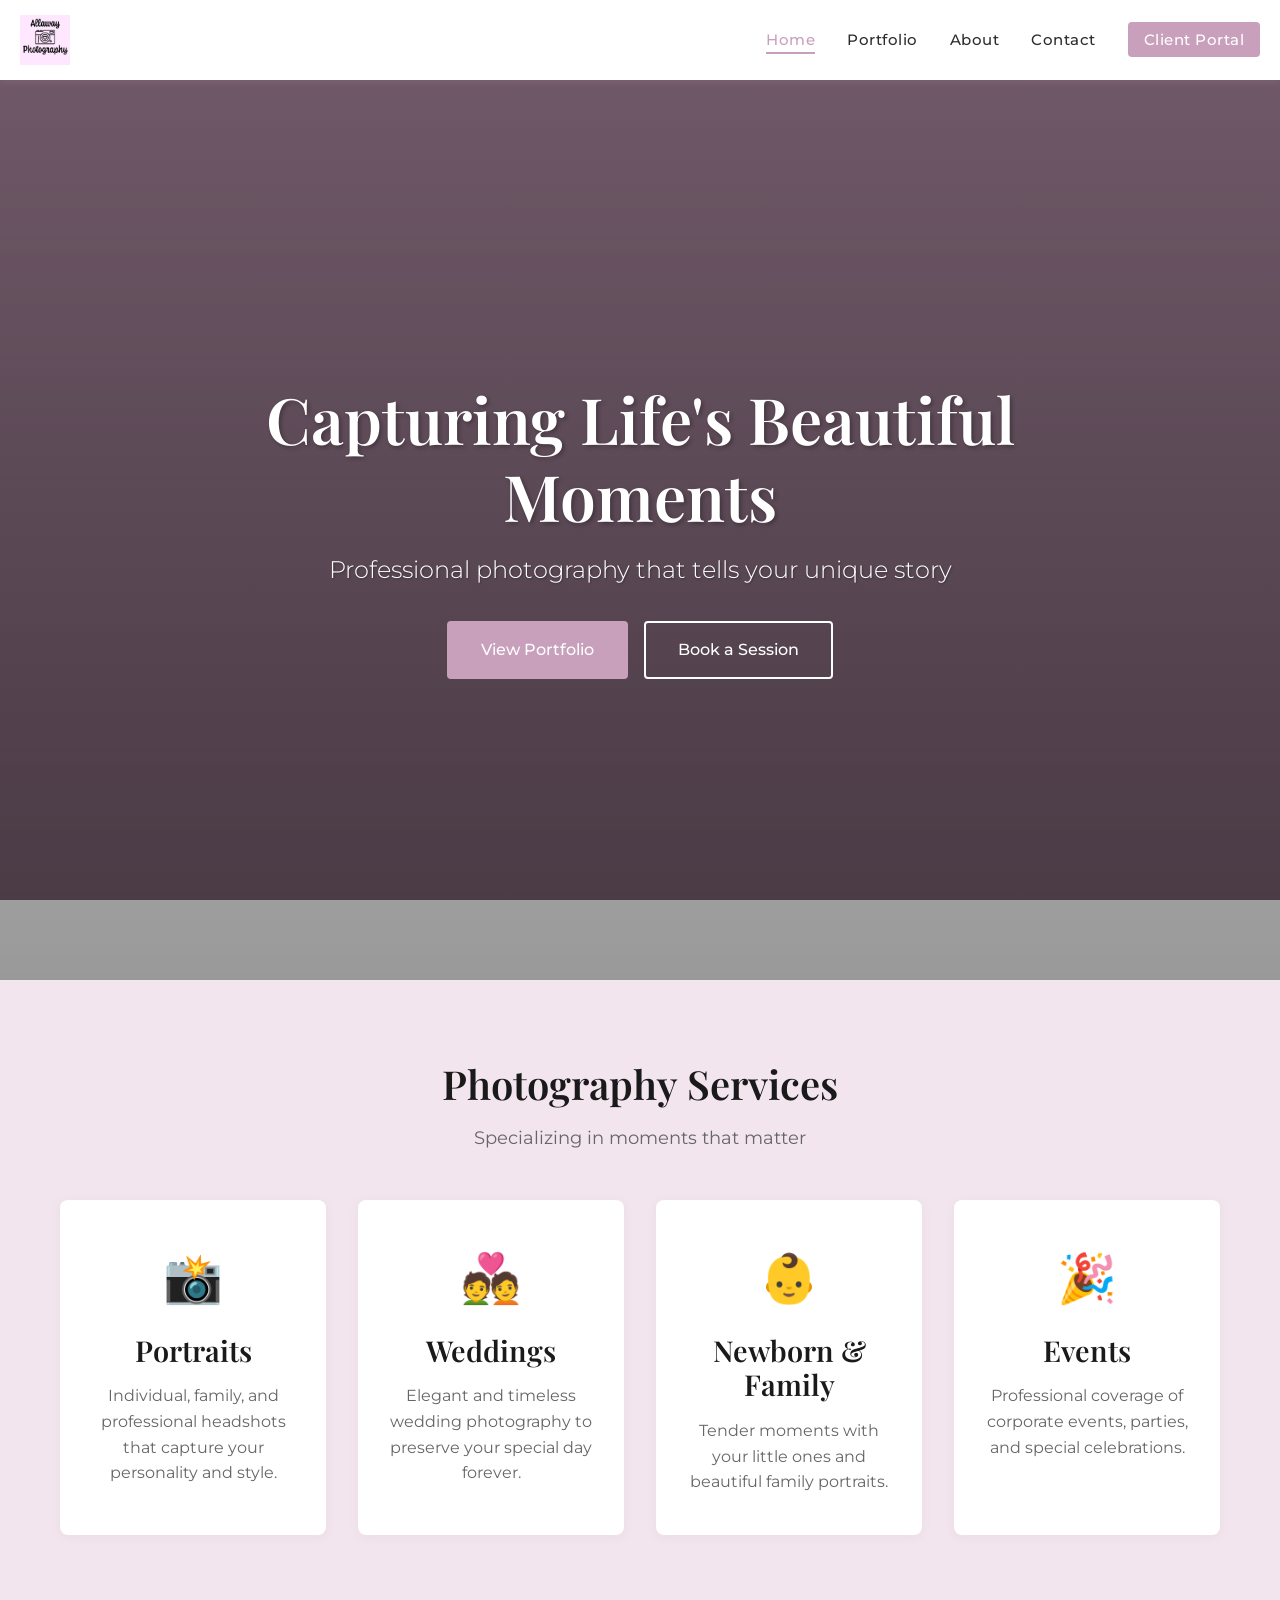
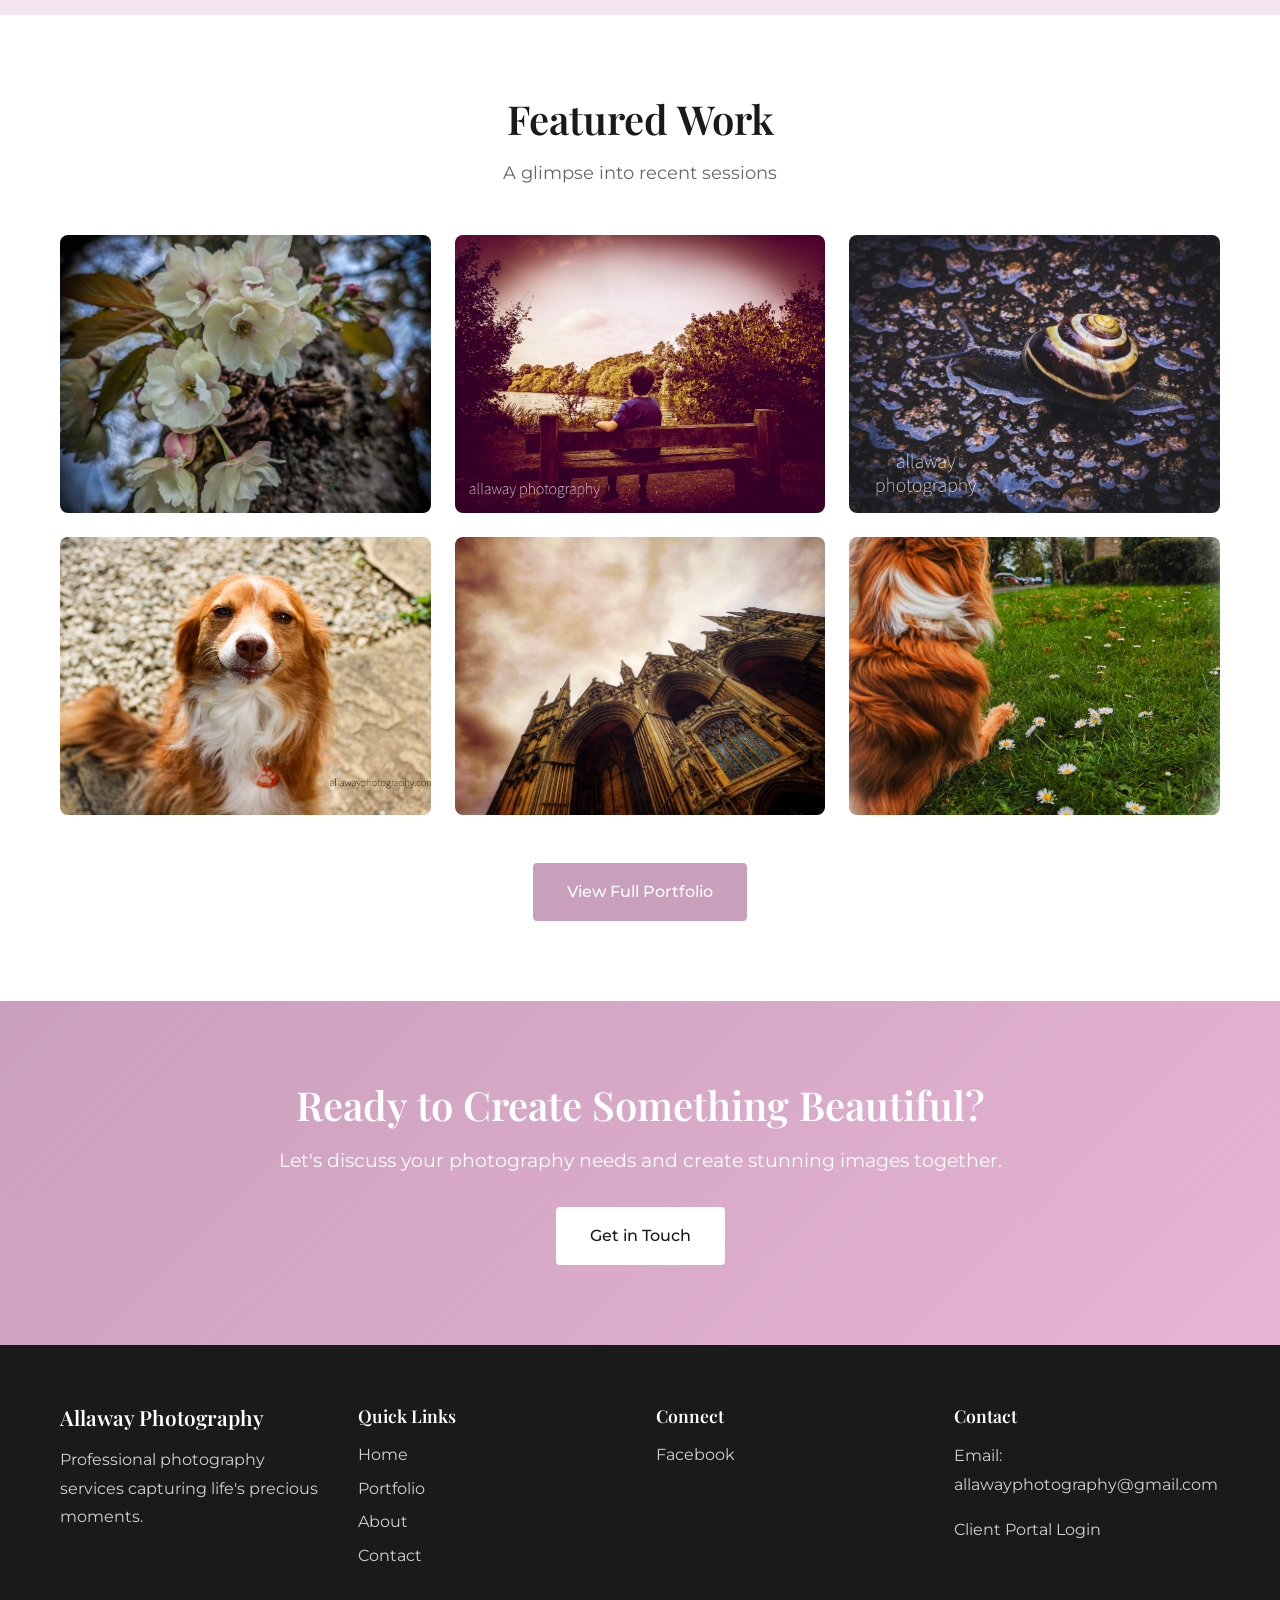
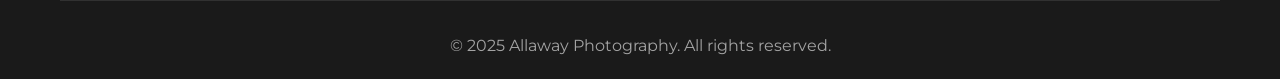
<file: index.html>
<!DOCTYPE html>
<html lang="en">
<head>
    <meta charset="UTF-8">
    <meta name="viewport" content="width=device-width, initial-scale=1.0">
    <title>Allaway Photography | Professional Photography Services</title>
    <meta name="description" content="Allaway Photography - Capturing life's precious moments with artistry and passion. Professional photography services.">
    <link rel="icon" type="image/png" href="images/logo.png">
    <link rel="stylesheet" href="css/styles.css">
    <link rel="preconnect" href="https://fonts.googleapis.com">
    <link rel="preconnect" href="https://fonts.gstatic.com" crossorigin>
    <link href="https://fonts.googleapis.com/css2?family=Playfair+Display:wght@400;600;700&family=Montserrat:wght@300;400;500;600&display=swap" rel="stylesheet">
</head>
<body>
    <!-- Navigation -->
    <nav class="navbar" id="navbar">
        <div class="nav-container">
            <a href="index.html" class="logo">
                <img src="images/logo.png" alt="Allaway Photography">
            </a>
            <button class="nav-toggle" id="navToggle" aria-label="Toggle navigation">
                <span></span>
                <span></span>
                <span></span>
            </button>
            <ul class="nav-menu" id="navMenu">
                <li><a href="index.html" class="active">Home</a></li>
                <li><a href="portfolio.html">Portfolio</a></li>
                <li><a href="about.html">About</a></li>
                <li><a href="contact.html">Contact</a></li>
                <li><a href="client-portal.html" class="client-link">Client Portal</a></li>
            </ul>
        </div>
    </nav>

    <!-- Hero Section -->
    <section class="hero">
        <div class="hero-content">
            <h1 class="hero-title">Capturing Life's Beautiful Moments</h1>
            <p class="hero-subtitle">Professional photography that tells your unique story</p>
            <div class="hero-buttons">
                <a href="portfolio.html" class="btn btn-primary">View Portfolio</a>
                <a href="contact.html" class="btn btn-secondary">Book a Session</a>
            </div>
        </div>
        <div class="hero-overlay"></div>
    </section>

    <!-- Services Section -->
    <section class="services">
        <div class="container">
            <h2 class="section-title">Photography Services</h2>
            <p class="section-subtitle">Specializing in moments that matter</p>
            <div class="services-grid">
                <div class="service-card">
                    <div class="service-icon">📸</div>
                    <h3>Portraits</h3>
                    <p>Individual, family, and professional headshots that capture your personality and style.</p>
                </div>
                <div class="service-card">
                    <div class="service-icon">💑</div>
                    <h3>Weddings</h3>
                    <p>Elegant and timeless wedding photography to preserve your special day forever.</p>
                </div>
                <div class="service-card">
                    <div class="service-icon">👶</div>
                    <h3>Newborn & Family</h3>
                    <p>Tender moments with your little ones and beautiful family portraits.</p>
                </div>
                <div class="service-card">
                    <div class="service-icon">🎉</div>
                    <h3>Events</h3>
                    <p>Professional coverage of corporate events, parties, and special celebrations.</p>
                </div>
            </div>
        </div>
    </section>

    <!-- Featured Work Section -->
    <section class="featured-work">
        <div class="container">
            <h2 class="section-title">Featured Work</h2>
            <p class="section-subtitle">A glimpse into recent sessions</p>
            <div class="gallery-grid">
                <div class="gallery-item">
                    <img src="images/PSX_20250417_114033.JPEG" alt="Professional photography session" loading="lazy">
                    <div class="gallery-overlay">
                        <h3>Portrait Session</h3>
                        <p>Recent Work</p>
                    </div>
                </div>
                <div class="gallery-item">
                    <img src="images/PSX_20250417_120359.JPEG" alt="Photography session" loading="lazy">
                    <div class="gallery-overlay">
                        <h3>Creative Session</h3>
                        <p>Recent Work</p>
                    </div>
                </div>
                <div class="gallery-item">
                    <img src="images/PSX_20250417_120841.JPEG" alt="Professional photography" loading="lazy">
                    <div class="gallery-overlay">
                        <h3>Portrait Work</h3>
                        <p>Recent Work</p>
                    </div>
                </div>
                <div class="gallery-item">
                    <img src="images/PSX_20250422_152846.JPEG" alt="Photography session" loading="lazy">
                    <div class="gallery-overlay">
                        <h3>Creative Portrait</h3>
                        <p>Recent Work</p>
                    </div>
                </div>
                <div class="gallery-item">
                    <img src="images/PXL_20240601_113334440-EDIT.JPEG" alt="Professional photography work" loading="lazy">
                    <div class="gallery-overlay">
                        <h3>Portrait Session</h3>
                        <p>Recent Work</p>
                    </div>
                </div>
                <div class="gallery-item">
                    <img src="images/PXL_20250414_134754444.RAW-01.COVER.JPEG" alt="Photography work" loading="lazy">
                    <div class="gallery-overlay">
                        <h3>Recent Session</h3>
                        <p>Recent Work</p>
                    </div>
                </div>
            </div>
            <div class="cta-center">
                <a href="portfolio.html" class="btn btn-primary">View Full Portfolio</a>
            </div>
        </div>
    </section>

    <!-- CTA Section -->
    <section class="cta-section">
        <div class="container">
            <h2>Ready to Create Something Beautiful?</h2>
            <p>Let's discuss your photography needs and create stunning images together.</p>
            <a href="contact.html" class="btn btn-light">Get in Touch</a>
        </div>
    </section>

    <!-- Footer -->
    <footer class="footer">
        <div class="container">
            <div class="footer-content">
                <div class="footer-section">
                    <h3>Allaway Photography</h3>
                    <p>Professional photography services capturing life's precious moments.</p>
                </div>
                <div class="footer-section">
                    <h4>Quick Links</h4>
                    <ul>
                        <li><a href="index.html">Home</a></li>
                        <li><a href="portfolio.html">Portfolio</a></li>
                        <li><a href="about.html">About</a></li>
                        <li><a href="contact.html">Contact</a></li>
                    </ul>
                </div>
                <div class="footer-section">
                    <h4>Connect</h4>
                    <div class="social-links">
                        <a href="https://www.facebook.com/profile.php?id=61576560236932" target="_blank" aria-label="Facebook">Facebook</a>
                    </div>
                </div>
                <div class="footer-section">
                    <h4>Contact</h4>
                    <p>Email: <a href="mailto:allawayphotography@gmail.com">allawayphotography@gmail.com</a></p>
                    <p><a href="client-portal.html">Client Portal Login</a></p>
                </div>
            </div>
            <div class="footer-bottom">
                <p>&copy; 2025 Allaway Photography. All rights reserved.</p>
            </div>
        </div>
    </footer>

    <script src="js/main.js"></script>
</body>
</html>
</file>
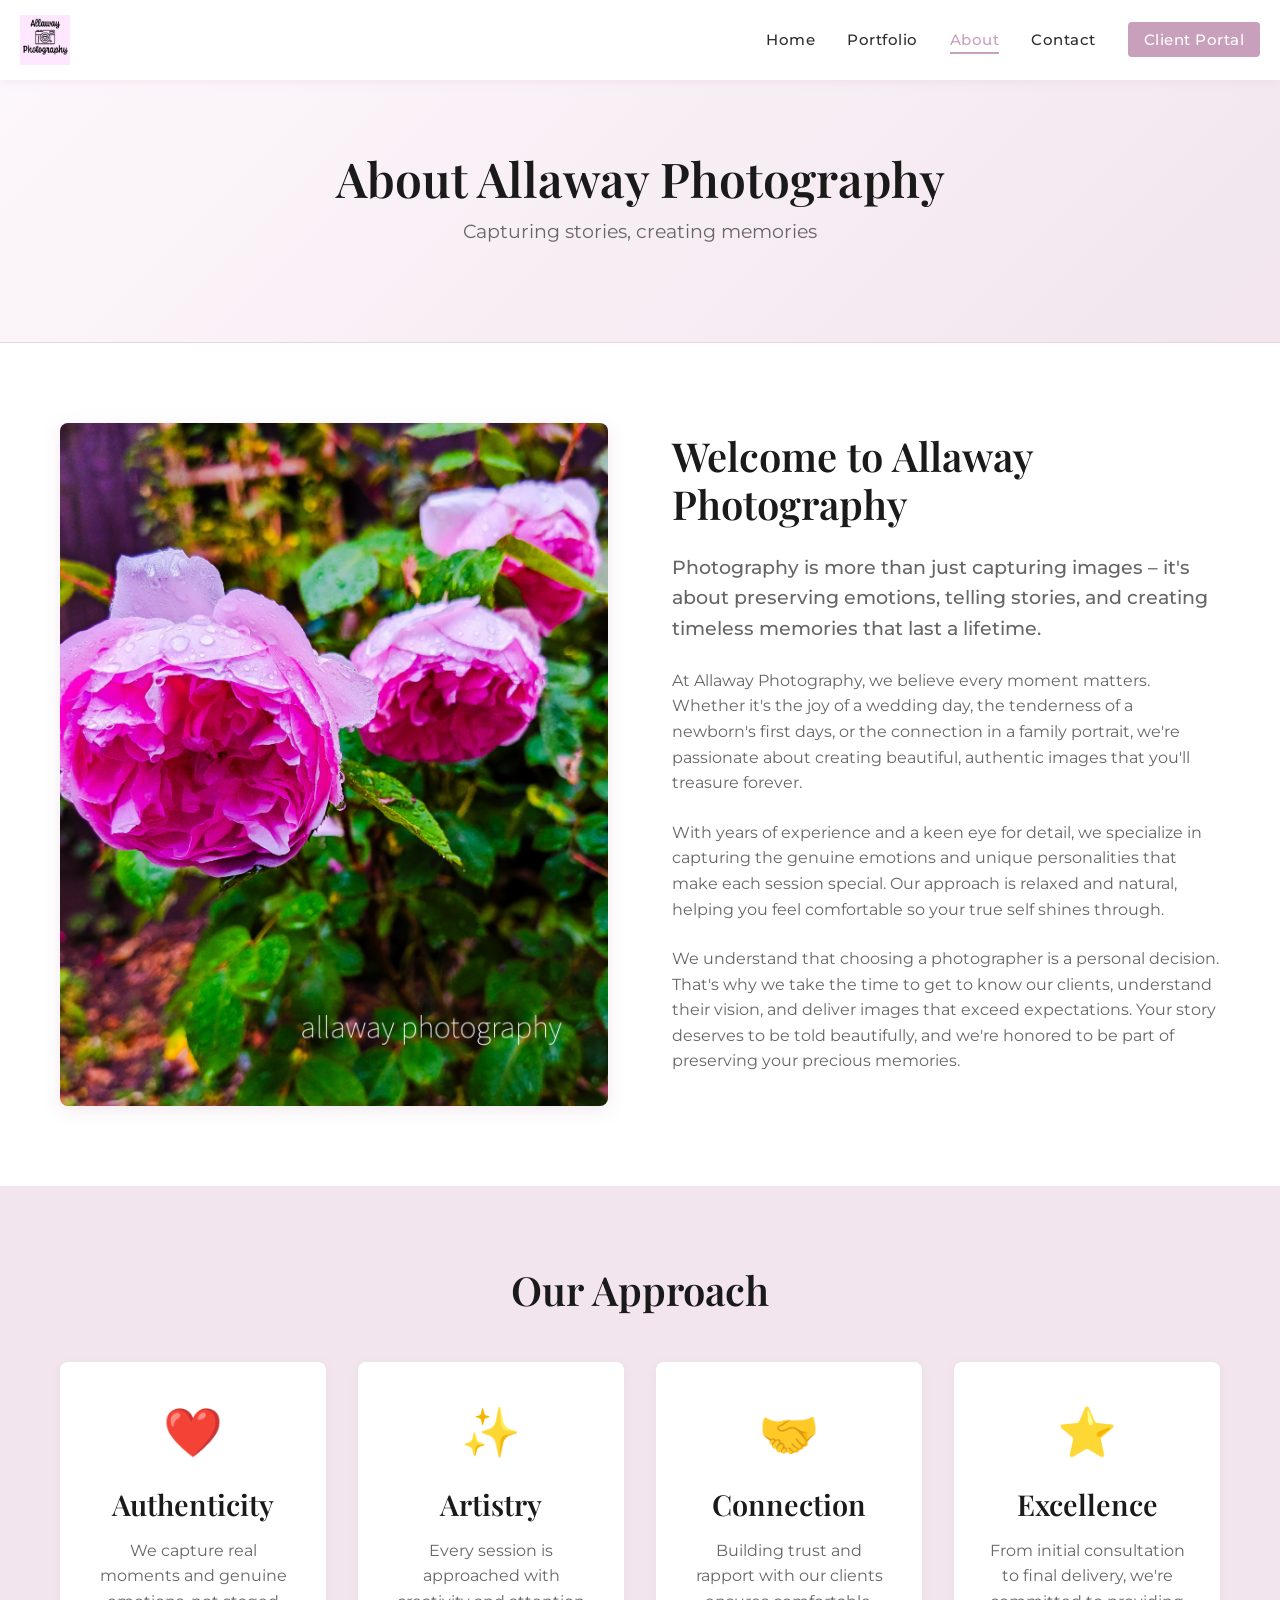
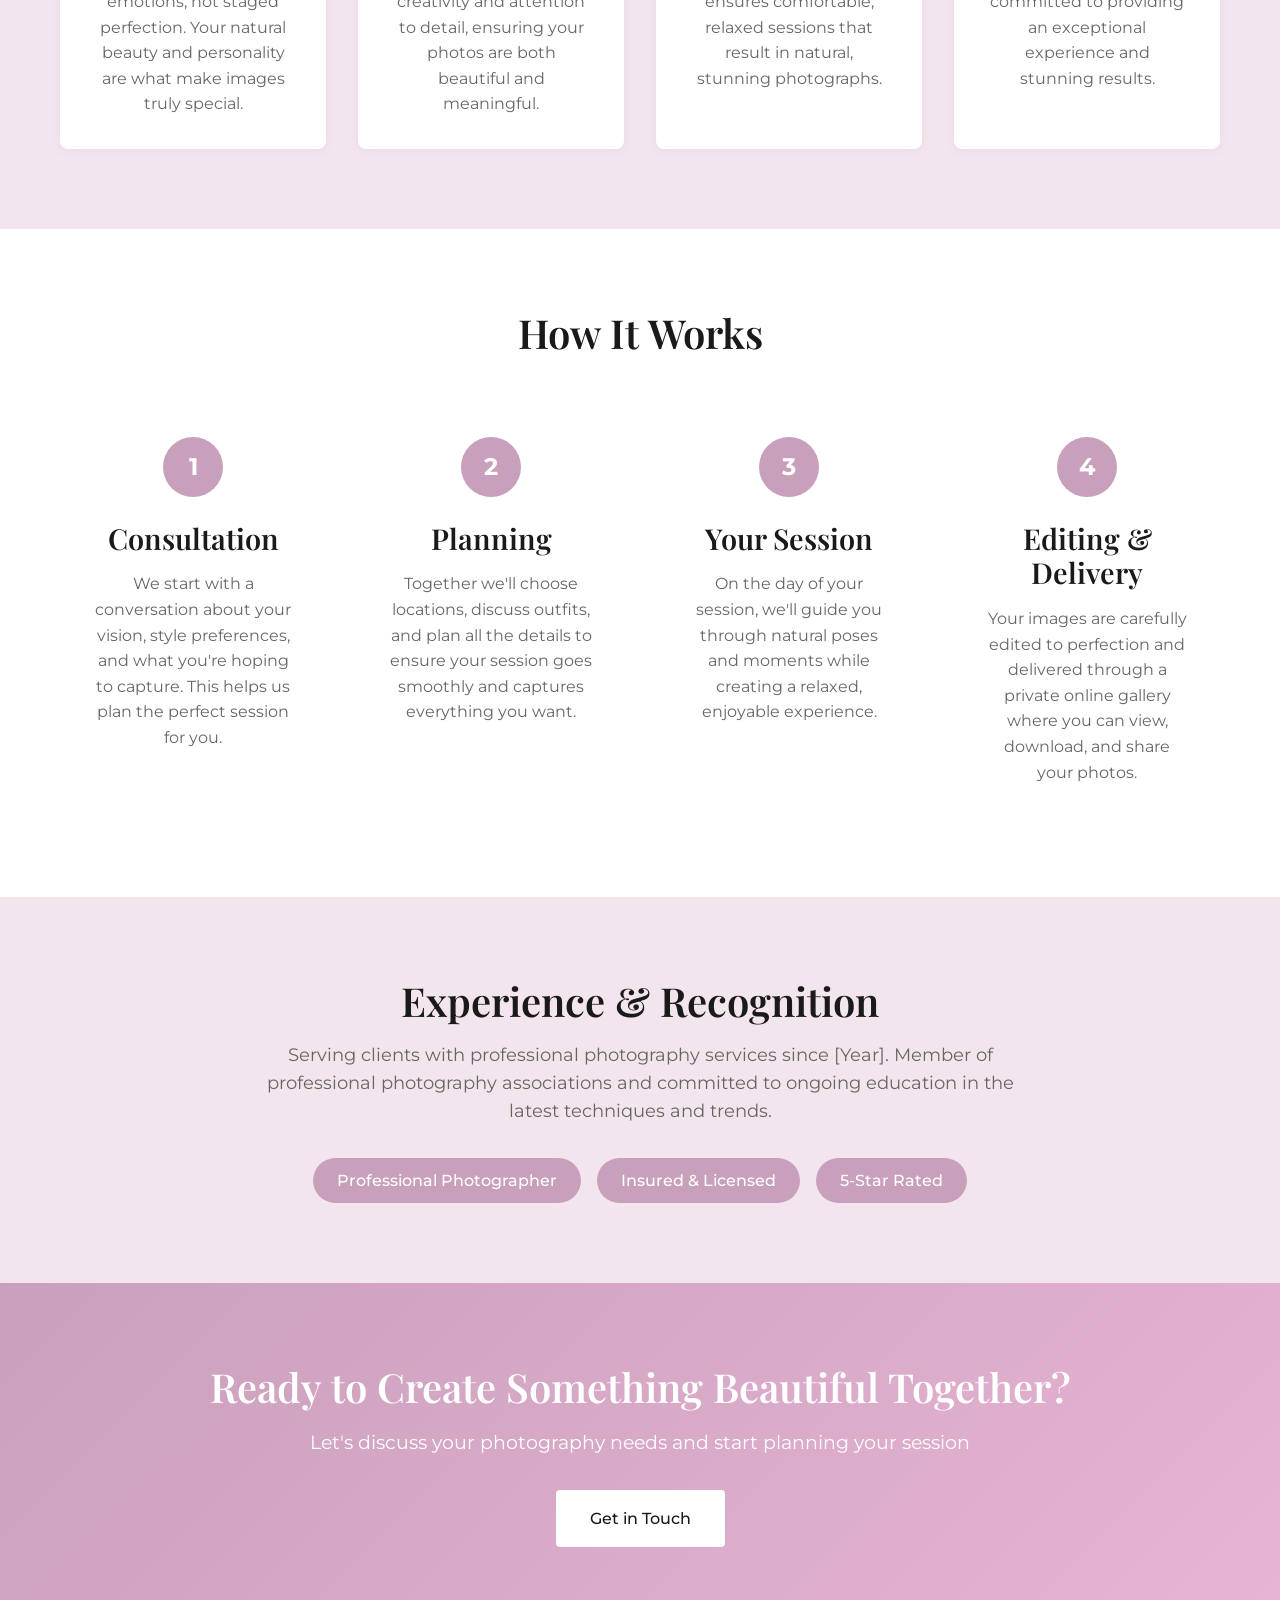
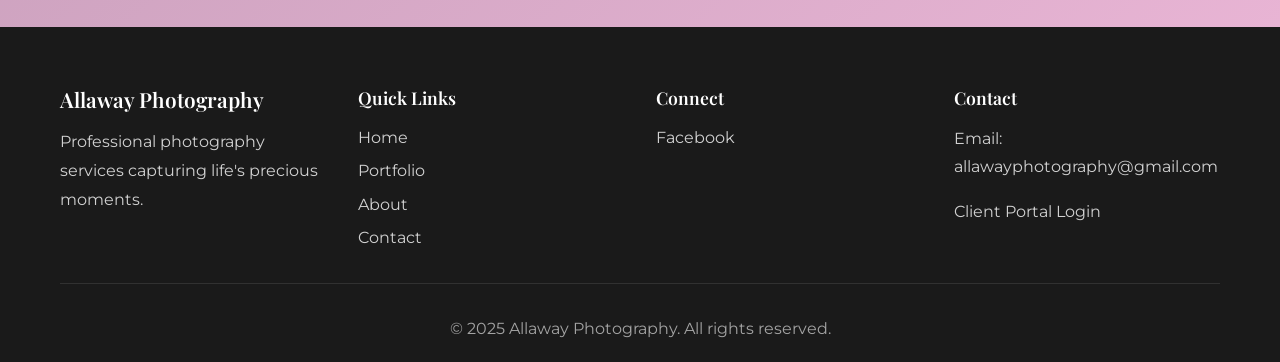
<file: about.html>
<!DOCTYPE html>
<html lang="en">
<head>
    <meta charset="UTF-8">
    <meta name="viewport" content="width=device-width, initial-scale=1.0">
    <title>About | Allaway Photography</title>
    <meta name="description" content="Learn about Allaway Photography, our story, and our passion for capturing life's precious moments.">
    <link rel="icon" type="image/png" href="images/logo.png">
    <link rel="stylesheet" href="css/styles.css">
    <link rel="preconnect" href="https://fonts.googleapis.com">
    <link rel="preconnect" href="https://fonts.gstatic.com" crossorigin>
    <link href="https://fonts.googleapis.com/css2?family=Playfair+Display:wght@400;600;700&family=Montserrat:wght@300;400;500;600&display=swap" rel="stylesheet">
</head>
<body>
    <!-- Navigation -->
    <nav class="navbar" id="navbar">
        <div class="nav-container">
            <a href="index.html" class="logo">
                <img src="images/logo.png" alt="Allaway Photography">
            </a>
            <button class="nav-toggle" id="navToggle" aria-label="Toggle navigation">
                <span></span>
                <span></span>
                <span></span>
            </button>
            <ul class="nav-menu" id="navMenu">
                <li><a href="index.html">Home</a></li>
                <li><a href="portfolio.html">Portfolio</a></li>
                <li><a href="about.html" class="active">About</a></li>
                <li><a href="contact.html">Contact</a></li>
                <li><a href="client-portal.html" class="client-link">Client Portal</a></li>
            </ul>
        </div>
    </nav>

    <!-- Page Header -->
    <section class="page-header">
        <div class="container">
            <h1>About Allaway Photography</h1>
            <p>Capturing stories, creating memories</p>
        </div>
    </section>

    <!-- About Section -->
    <section class="about-content">
        <div class="container">
            <div class="about-grid">
                <div class="about-image">
                    <img src="images/PSX_20250417_121110.JPEG" alt="Allaway Photography" loading="lazy">
                </div>
                <div class="about-text">
                    <h2>Welcome to Allaway Photography</h2>
                    <p class="lead">Photography is more than just capturing images – it's about preserving emotions, telling stories, and creating timeless memories that last a lifetime.</p>

                    <p>At Allaway Photography, we believe every moment matters. Whether it's the joy of a wedding day, the tenderness of a newborn's first days, or the connection in a family portrait, we're passionate about creating beautiful, authentic images that you'll treasure forever.</p>

                    <p>With years of experience and a keen eye for detail, we specialize in capturing the genuine emotions and unique personalities that make each session special. Our approach is relaxed and natural, helping you feel comfortable so your true self shines through.</p>

                    <p>We understand that choosing a photographer is a personal decision. That's why we take the time to get to know our clients, understand their vision, and deliver images that exceed expectations. Your story deserves to be told beautifully, and we're honored to be part of preserving your precious memories.</p>
                </div>
            </div>
        </div>
    </section>

    <!-- Values Section -->
    <section class="values-section">
        <div class="container">
            <h2 class="section-title">Our Approach</h2>
            <div class="values-grid">
                <div class="value-card">
                    <div class="value-icon">❤️</div>
                    <h3>Authenticity</h3>
                    <p>We capture real moments and genuine emotions, not staged perfection. Your natural beauty and personality are what make images truly special.</p>
                </div>
                <div class="value-card">
                    <div class="value-icon">✨</div>
                    <h3>Artistry</h3>
                    <p>Every session is approached with creativity and attention to detail, ensuring your photos are both beautiful and meaningful.</p>
                </div>
                <div class="value-card">
                    <div class="value-icon">🤝</div>
                    <h3>Connection</h3>
                    <p>Building trust and rapport with our clients ensures comfortable, relaxed sessions that result in natural, stunning photographs.</p>
                </div>
                <div class="value-card">
                    <div class="value-icon">⭐</div>
                    <h3>Excellence</h3>
                    <p>From initial consultation to final delivery, we're committed to providing an exceptional experience and stunning results.</p>
                </div>
            </div>
        </div>
    </section>

    <!-- Process Section -->
    <section class="process-section">
        <div class="container">
            <h2 class="section-title">How It Works</h2>
            <div class="process-timeline">
                <div class="timeline-item">
                    <div class="timeline-number">1</div>
                    <h3>Consultation</h3>
                    <p>We start with a conversation about your vision, style preferences, and what you're hoping to capture. This helps us plan the perfect session for you.</p>
                </div>
                <div class="timeline-item">
                    <div class="timeline-number">2</div>
                    <h3>Planning</h3>
                    <p>Together we'll choose locations, discuss outfits, and plan all the details to ensure your session goes smoothly and captures everything you want.</p>
                </div>
                <div class="timeline-item">
                    <div class="timeline-number">3</div>
                    <h3>Your Session</h3>
                    <p>On the day of your session, we'll guide you through natural poses and moments while creating a relaxed, enjoyable experience.</p>
                </div>
                <div class="timeline-item">
                    <div class="timeline-number">4</div>
                    <h3>Editing & Delivery</h3>
                    <p>Your images are carefully edited to perfection and delivered through a private online gallery where you can view, download, and share your photos.</p>
                </div>
            </div>
        </div>
    </section>

    <!-- Awards/Recognition Section (Optional) -->
    <section class="recognition-section">
        <div class="container">
            <h2 class="section-title">Experience & Recognition</h2>
            <div class="recognition-content">
                <p>Serving clients with professional photography services since [Year]. Member of professional photography associations and committed to ongoing education in the latest techniques and trends.</p>
                <div class="recognition-badges">
                    <div class="badge">Professional Photographer</div>
                    <div class="badge">Insured & Licensed</div>
                    <div class="badge">5-Star Rated</div>
                </div>
            </div>
        </div>
    </section>

    <!-- CTA Section -->
    <section class="cta-section">
        <div class="container">
            <h2>Ready to Create Something Beautiful Together?</h2>
            <p>Let's discuss your photography needs and start planning your session</p>
            <a href="contact.html" class="btn btn-light">Get in Touch</a>
        </div>
    </section>

    <!-- Footer -->
    <footer class="footer">
        <div class="container">
            <div class="footer-content">
                <div class="footer-section">
                    <h3>Allaway Photography</h3>
                    <p>Professional photography services capturing life's precious moments.</p>
                </div>
                <div class="footer-section">
                    <h4>Quick Links</h4>
                    <ul>
                        <li><a href="index.html">Home</a></li>
                        <li><a href="portfolio.html">Portfolio</a></li>
                        <li><a href="about.html">About</a></li>
                        <li><a href="contact.html">Contact</a></li>
                    </ul>
                </div>
                <div class="footer-section">
                    <h4>Connect</h4>
                    <div class="social-links">
                        <a href="https://www.facebook.com/profile.php?id=61576560236932" target="_blank" aria-label="Facebook">Facebook</a>
                    </div>
                </div>
                <div class="footer-section">
                    <h4>Contact</h4>
                    <p>Email: <a href="mailto:allawayphotography@gmail.com">allawayphotography@gmail.com</a></p>
                    <p><a href="client-portal.html">Client Portal Login</a></p>
                </div>
            </div>
            <div class="footer-bottom">
                <p>&copy; 2025 Allaway Photography. All rights reserved.</p>
            </div>
        </div>
    </footer>

    <script src="js/main.js"></script>
</body>
</html>
</file>
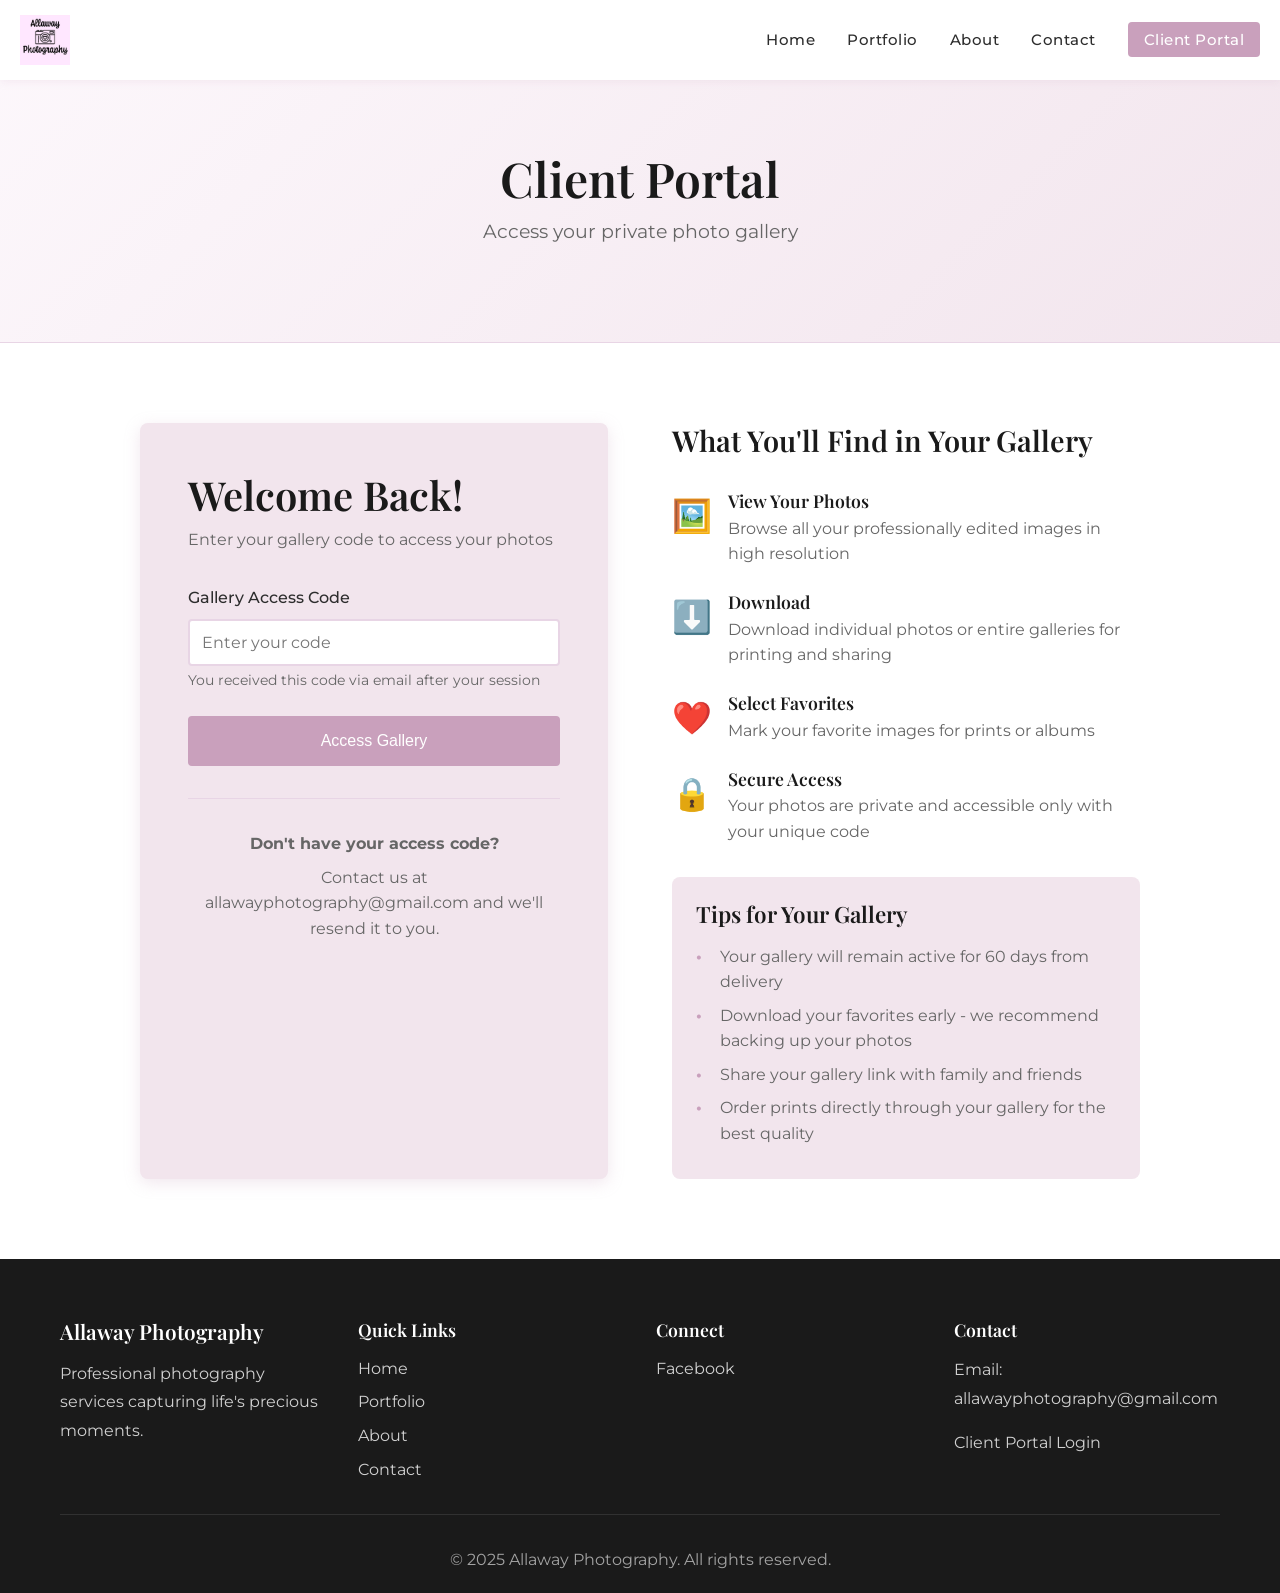
<file: client-portal.html>
<!DOCTYPE html>
<html lang="en">
<head>
    <meta charset="UTF-8">
    <meta name="viewport" content="width=device-width, initial-scale=1.0">
    <title>Client Portal | Allaway Photography</title>
    <meta name="description" content="Access your private photo gallery. For existing clients of Allaway Photography.">
    <link rel="icon" type="image/png" href="images/logo.png">
    <link rel="stylesheet" href="css/styles.css">
    <link rel="preconnect" href="https://fonts.googleapis.com">
    <link rel="preconnect" href="https://fonts.gstatic.com" crossorigin>
    <link href="https://fonts.googleapis.com/css2?family=Playfair+Display:wght@400;600;700&family=Montserrat:wght@300;400;500;600&display=swap" rel="stylesheet">
</head>
<body>
    <!-- Navigation -->
    <nav class="navbar" id="navbar">
        <div class="nav-container">
            <a href="index.html" class="logo">
                <img src="images/logo.png" alt="Allaway Photography">
            </a>
            <button class="nav-toggle" id="navToggle" aria-label="Toggle navigation">
                <span></span>
                <span></span>
                <span></span>
            </button>
            <ul class="nav-menu" id="navMenu">
                <li><a href="index.html">Home</a></li>
                <li><a href="portfolio.html">Portfolio</a></li>
                <li><a href="about.html">About</a></li>
                <li><a href="contact.html">Contact</a></li>
                <li><a href="client-portal.html" class="active client-link">Client Portal</a></li>
            </ul>
        </div>
    </nav>

    <!-- Page Header -->
    <section class="page-header">
        <div class="container">
            <h1>Client Portal</h1>
            <p>Access your private photo gallery</p>
        </div>
    </section>

    <!-- Portal Login Section -->
    <section class="portal-section">
        <div class="container">
            <div class="portal-login-wrapper">
                <div class="portal-login-box">
                    <h2>Welcome Back!</h2>
                    <p>Enter your gallery code to access your photos</p>

                    <form id="portalLoginForm" class="portal-form">
                        <div class="form-group">
                            <label for="galleryCode">Gallery Access Code</label>
                            <input type="text" id="galleryCode" name="galleryCode" placeholder="Enter your code" required>
                            <small>You received this code via email after your session</small>
                        </div>

                        <div class="form-message" id="portalMessage"></div>

                        <button type="submit" class="btn btn-primary btn-block">Access Gallery</button>
                    </form>

                    <div class="portal-help">
                        <p><strong>Don't have your access code?</strong></p>
                        <p>Contact us at <a href="mailto:allawayphotography@gmail.com">allawayphotography@gmail.com</a> and we'll resend it to you.</p>
                    </div>
                </div>

                <div class="portal-info">
                    <h3>What You'll Find in Your Gallery</h3>
                    <div class="portal-features">
                        <div class="portal-feature">
                            <span class="feature-icon">🖼️</span>
                            <div>
                                <h4>View Your Photos</h4>
                                <p>Browse all your professionally edited images in high resolution</p>
                            </div>
                        </div>
                        <div class="portal-feature">
                            <span class="feature-icon">⬇️</span>
                            <div>
                                <h4>Download</h4>
                                <p>Download individual photos or entire galleries for printing and sharing</p>
                            </div>
                        </div>
                        <div class="portal-feature">
                            <span class="feature-icon">❤️</span>
                            <div>
                                <h4>Select Favorites</h4>
                                <p>Mark your favorite images for prints or albums</p>
                            </div>
                        </div>
                        <div class="portal-feature">
                            <span class="feature-icon">🔒</span>
                            <div>
                                <h4>Secure Access</h4>
                                <p>Your photos are private and accessible only with your unique code</p>
                            </div>
                        </div>
                    </div>

                    <div class="portal-tips">
                        <h4>Tips for Your Gallery</h4>
                        <ul>
                            <li>Your gallery will remain active for 60 days from delivery</li>
                            <li>Download your favorites early - we recommend backing up your photos</li>
                            <li>Share your gallery link with family and friends</li>
                            <li>Order prints directly through your gallery for the best quality</li>
                        </ul>
                    </div>
                </div>
            </div>

            <!-- Available Galleries List (shown after login) -->
            <div id="galleriesList" class="galleries-list" style="display: none;">
                <h2>Your Galleries</h2>
                <div id="galleriesContainer" class="galleries-container">
                    <!-- Galleries will be dynamically inserted here -->
                </div>
            </div>
        </div>
    </section>

    <!-- Footer -->
    <footer class="footer">
        <div class="container">
            <div class="footer-content">
                <div class="footer-section">
                    <h3>Allaway Photography</h3>
                    <p>Professional photography services capturing life's precious moments.</p>
                </div>
                <div class="footer-section">
                    <h4>Quick Links</h4>
                    <ul>
                        <li><a href="index.html">Home</a></li>
                        <li><a href="portfolio.html">Portfolio</a></li>
                        <li><a href="about.html">About</a></li>
                        <li><a href="contact.html">Contact</a></li>
                    </ul>
                </div>
                <div class="footer-section">
                    <h4>Connect</h4>
                    <div class="social-links">
                        <a href="https://www.facebook.com/profile.php?id=61576560236932" target="_blank" aria-label="Facebook">Facebook</a>
                    </div>
                </div>
                <div class="footer-section">
                    <h4>Contact</h4>
                    <p>Email: <a href="mailto:allawayphotography@gmail.com">allawayphotography@gmail.com</a></p>
                    <p><a href="client-portal.html">Client Portal Login</a></p>
                </div>
            </div>
            <div class="footer-bottom">
                <p>&copy; 2025 Allaway Photography. All rights reserved.</p>
            </div>
        </div>
    </footer>

    <script src="js/main.js"></script>
    <script src="js/portal.js"></script>
</body>
</html>
</file>
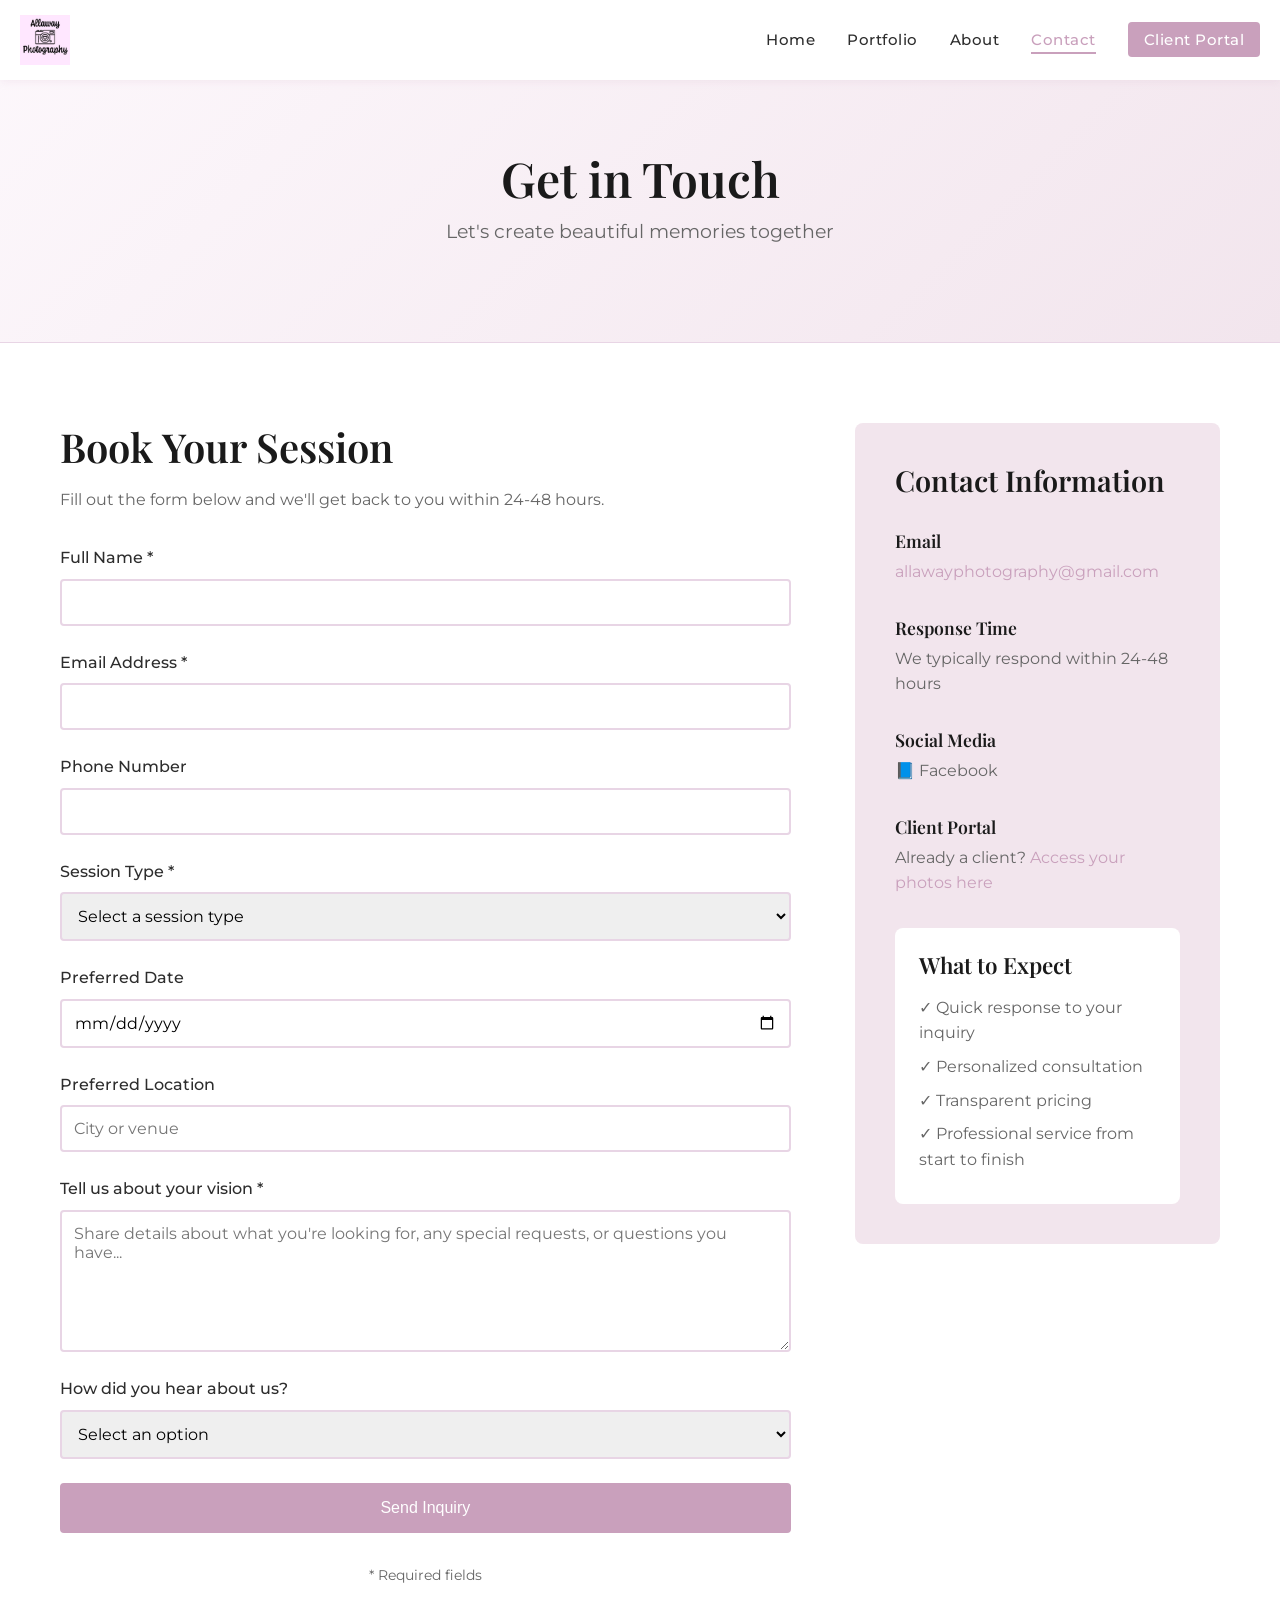
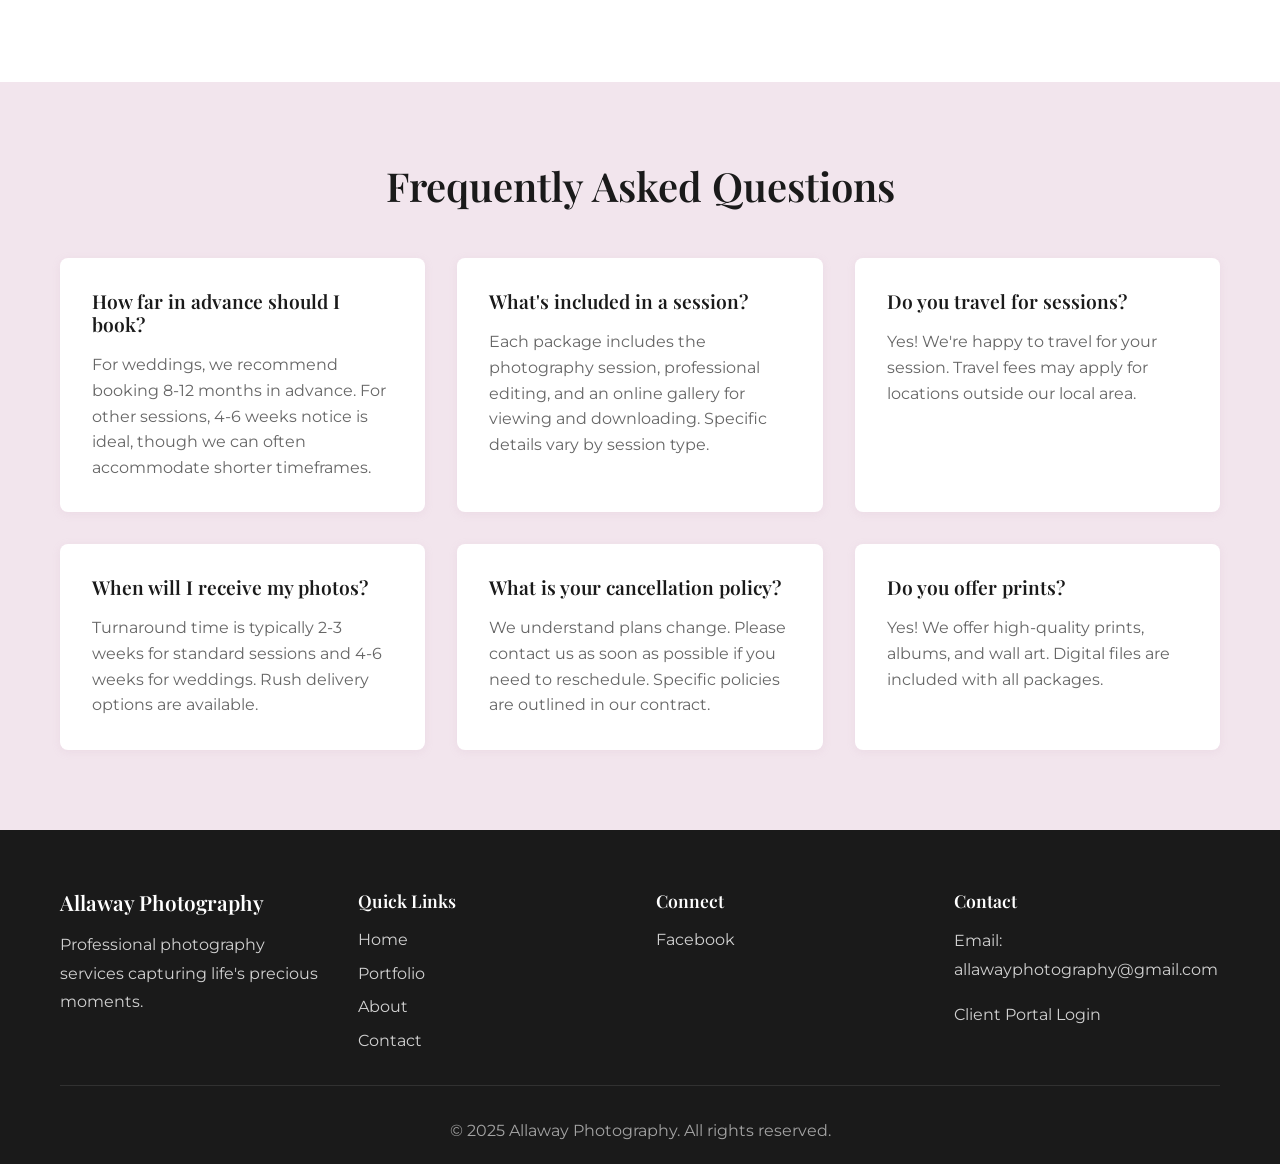
<file: contact.html>
<!DOCTYPE html>
<html lang="en">
<head>
    <meta charset="UTF-8">
    <meta name="viewport" content="width=device-width, initial-scale=1.0">
    <title>Contact & Booking | Allaway Photography</title>
    <meta name="description" content="Contact Allaway Photography to book your session or inquire about our photography services.">
    <link rel="icon" type="image/png" href="images/logo.png">
    <link rel="stylesheet" href="css/styles.css">
    <link rel="preconnect" href="https://fonts.googleapis.com">
    <link rel="preconnect" href="https://fonts.gstatic.com" crossorigin>
    <link href="https://fonts.googleapis.com/css2?family=Playfair+Display:wght@400;600;700&family=Montserrat:wght@300;400;500;600&display=swap" rel="stylesheet">
</head>
<body>
    <!-- Navigation -->
    <nav class="navbar" id="navbar">
        <div class="nav-container">
            <a href="index.html" class="logo">
                <img src="images/logo.png" alt="Allaway Photography">
            </a>
            <button class="nav-toggle" id="navToggle" aria-label="Toggle navigation">
                <span></span>
                <span></span>
                <span></span>
            </button>
            <ul class="nav-menu" id="navMenu">
                <li><a href="index.html">Home</a></li>
                <li><a href="portfolio.html">Portfolio</a></li>
                <li><a href="about.html">About</a></li>
                <li><a href="contact.html" class="active">Contact</a></li>
                <li><a href="client-portal.html" class="client-link">Client Portal</a></li>
            </ul>
        </div>
    </nav>

    <!-- Page Header -->
    <section class="page-header">
        <div class="container">
            <h1>Get in Touch</h1>
            <p>Let's create beautiful memories together</p>
        </div>
    </section>

    <!-- Contact Section -->
    <section class="contact-section">
        <div class="container">
            <div class="contact-grid">
                <!-- Contact Form -->
                <div class="contact-form-wrapper">
                    <h2>Book Your Session</h2>
                    <p>Fill out the form below and we'll get back to you within 24-48 hours.</p>

                    <form id="contactForm" name="contact" method="POST" action="/success.html" data-netlify="true" netlify-honeypot="bot-field" class="contact-form">
                        <input type="hidden" name="form-name" value="contact">
                        <div style="display: none;">
                            <label>Don't fill this out if you're human: <input name="bot-field" /></label>
                        </div>
                        <div class="form-group">
                            <label for="name">Full Name *</label>
                            <input type="text" id="name" name="name" required>
                        </div>

                        <div class="form-group">
                            <label for="email">Email Address *</label>
                            <input type="email" id="email" name="email" required>
                        </div>

                        <div class="form-group">
                            <label for="phone">Phone Number</label>
                            <input type="tel" id="phone" name="phone">
                        </div>

                        <div class="form-group">
                            <label for="sessionType">Session Type *</label>
                            <select id="sessionType" name="sessionType" required>
                                <option value="">Select a session type</option>
                                <option value="wedding">Wedding</option>
                                <option value="engagement">Engagement</option>
                                <option value="portrait">Portrait</option>
                                <option value="family">Family</option>
                                <option value="newborn">Newborn</option>
                                <option value="maternity">Maternity</option>
                                <option value="event">Event/Corporate</option>
                                <option value="other">Other</option>
                            </select>
                        </div>

                        <div class="form-group">
                            <label for="date">Preferred Date</label>
                            <input type="date" id="date" name="date">
                        </div>

                        <div class="form-group">
                            <label for="location">Preferred Location</label>
                            <input type="text" id="location" name="location" placeholder="City or venue">
                        </div>

                        <div class="form-group">
                            <label for="message">Tell us about your vision *</label>
                            <textarea id="message" name="message" rows="6" required placeholder="Share details about what you're looking for, any special requests, or questions you have..."></textarea>
                        </div>

                        <div class="form-group">
                            <label for="hearAbout">How did you hear about us?</label>
                            <select id="hearAbout" name="hearAbout">
                                <option value="">Select an option</option>
                                <option value="google">Google Search</option>
                                <option value="social">Social Media</option>
                                <option value="referral">Friend/Family Referral</option>
                                <option value="vendor">Vendor Referral</option>
                                <option value="previous">Previous Client</option>
                                <option value="other">Other</option>
                            </select>
                        </div>

                        <div class="form-message" id="formMessage"></div>

                        <button type="submit" class="btn btn-primary btn-block">Send Inquiry</button>
                        <p class="form-note">* Required fields</p>
                    </form>
                </div>

                <!-- Contact Info -->
                <div class="contact-info">
                    <h3>Contact Information</h3>

                    <div class="info-item">
                        <h4>Email</h4>
                        <p><a href="mailto:allawayphotography@gmail.com">allawayphotography@gmail.com</a></p>
                    </div>

                    <div class="info-item">
                        <h4>Response Time</h4>
                        <p>We typically respond within 24-48 hours</p>
                    </div>

                    <div class="info-item">
                        <h4>Social Media</h4>
                        <div class="social-links-vertical">
                            <a href="https://www.facebook.com/profile.php?id=61576560236932" target="_blank">📘 Facebook</a>
                        </div>
                    </div>

                    <div class="info-item">
                        <h4>Client Portal</h4>
                        <p>Already a client? <a href="client-portal.html">Access your photos here</a></p>
                    </div>

                    <div class="info-box">
                        <h4>What to Expect</h4>
                        <ul>
                            <li>✓ Quick response to your inquiry</li>
                            <li>✓ Personalized consultation</li>
                            <li>✓ Transparent pricing</li>
                            <li>✓ Professional service from start to finish</li>
                        </ul>
                    </div>
                </div>
            </div>
        </div>
    </section>

    <!-- FAQ Section -->
    <section class="faq-section">
        <div class="container">
            <h2 class="section-title">Frequently Asked Questions</h2>
            <div class="faq-grid">
                <div class="faq-item">
                    <h3>How far in advance should I book?</h3>
                    <p>For weddings, we recommend booking 8-12 months in advance. For other sessions, 4-6 weeks notice is ideal, though we can often accommodate shorter timeframes.</p>
                </div>
                <div class="faq-item">
                    <h3>What's included in a session?</h3>
                    <p>Each package includes the photography session, professional editing, and an online gallery for viewing and downloading. Specific details vary by session type.</p>
                </div>
                <div class="faq-item">
                    <h3>Do you travel for sessions?</h3>
                    <p>Yes! We're happy to travel for your session. Travel fees may apply for locations outside our local area.</p>
                </div>
                <div class="faq-item">
                    <h3>When will I receive my photos?</h3>
                    <p>Turnaround time is typically 2-3 weeks for standard sessions and 4-6 weeks for weddings. Rush delivery options are available.</p>
                </div>
                <div class="faq-item">
                    <h3>What is your cancellation policy?</h3>
                    <p>We understand plans change. Please contact us as soon as possible if you need to reschedule. Specific policies are outlined in our contract.</p>
                </div>
                <div class="faq-item">
                    <h3>Do you offer prints?</h3>
                    <p>Yes! We offer high-quality prints, albums, and wall art. Digital files are included with all packages.</p>
                </div>
            </div>
        </div>
    </section>

    <!-- Footer -->
    <footer class="footer">
        <div class="container">
            <div class="footer-content">
                <div class="footer-section">
                    <h3>Allaway Photography</h3>
                    <p>Professional photography services capturing life's precious moments.</p>
                </div>
                <div class="footer-section">
                    <h4>Quick Links</h4>
                    <ul>
                        <li><a href="index.html">Home</a></li>
                        <li><a href="portfolio.html">Portfolio</a></li>
                        <li><a href="about.html">About</a></li>
                        <li><a href="contact.html">Contact</a></li>
                    </ul>
                </div>
                <div class="footer-section">
                    <h4>Connect</h4>
                    <div class="social-links">
                        <a href="https://www.facebook.com/profile.php?id=61576560236932" target="_blank" aria-label="Facebook">Facebook</a>
                    </div>
                </div>
                <div class="footer-section">
                    <h4>Contact</h4>
                    <p>Email: <a href="mailto:allawayphotography@gmail.com">allawayphotography@gmail.com</a></p>
                    <p><a href="client-portal.html">Client Portal Login</a></p>
                </div>
            </div>
            <div class="footer-bottom">
                <p>&copy; 2025 Allaway Photography. All rights reserved.</p>
            </div>
        </div>
    </footer>

    <script src="js/main.js"></script>
</body>
</html>
</file>
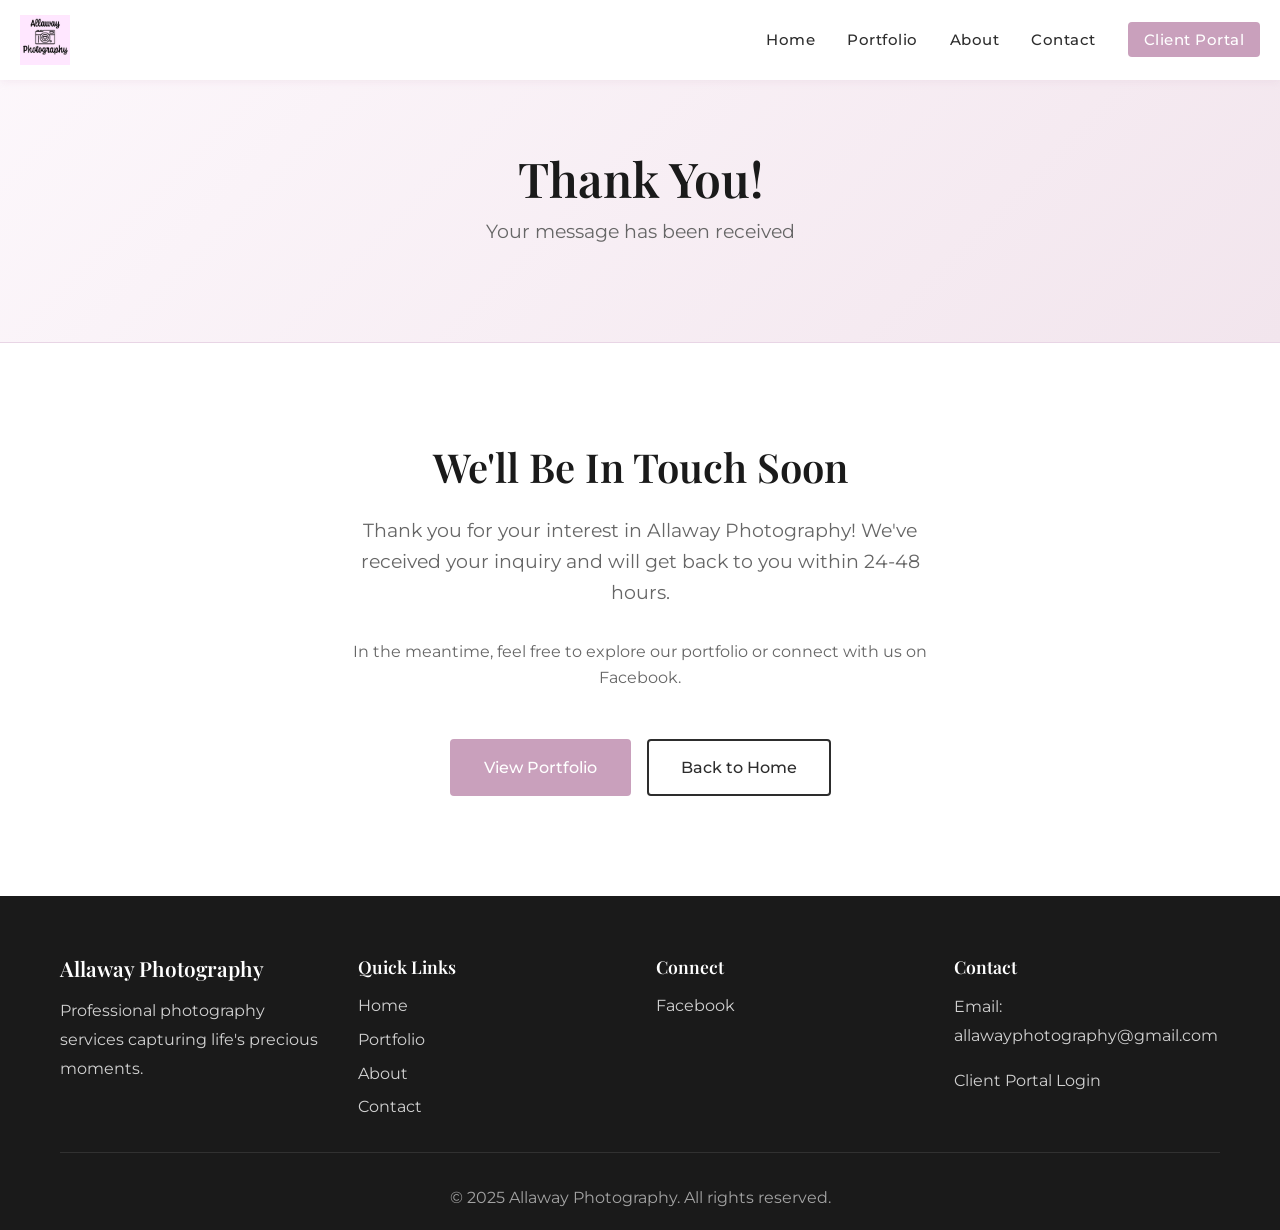
<file: success.html>
<!DOCTYPE html>
<html lang="en">
<head>
    <meta charset="UTF-8">
    <meta name="viewport" content="width=device-width, initial-scale=1.0">
    <title>Thank You | Allaway Photography</title>
    <meta name="description" content="Thank you for contacting Allaway Photography. We'll be in touch soon!">
    <link rel="icon" type="image/png" href="images/logo.png">
    <link rel="stylesheet" href="css/styles.css">
    <link rel="preconnect" href="https://fonts.googleapis.com">
    <link rel="preconnect" href="https://fonts.gstatic.com" crossorigin>
    <link href="https://fonts.googleapis.com/css2?family=Playfair+Display:wght@400;600;700&family=Montserrat:wght@300;400;500;600&display=swap" rel="stylesheet">
</head>
<body>
    <!-- Navigation -->
    <nav class="navbar" id="navbar">
        <div class="nav-container">
            <a href="index.html" class="logo">
                <img src="images/logo.png" alt="Allaway Photography">
            </a>
            <button class="nav-toggle" id="navToggle" aria-label="Toggle navigation">
                <span></span>
                <span></span>
                <span></span>
            </button>
            <ul class="nav-menu" id="navMenu">
                <li><a href="index.html">Home</a></li>
                <li><a href="portfolio.html">Portfolio</a></li>
                <li><a href="about.html">About</a></li>
                <li><a href="contact.html">Contact</a></li>
                <li><a href="client-portal.html" class="client-link">Client Portal</a></li>
            </ul>
        </div>
    </nav>

    <!-- Success Message Section -->
    <section class="page-header">
        <div class="container">
            <h1>Thank You!</h1>
            <p>Your message has been received</p>
        </div>
    </section>

    <section style="padding: 100px 0; text-align: center;">
        <div class="container">
            <div style="max-width: 600px; margin: 0 auto;">
                <h2 style="color: var(--primary-color); margin-bottom: 1.5rem;">We'll Be In Touch Soon</h2>
                <p style="font-size: 1.2rem; color: var(--text-light); margin-bottom: 2rem;">
                    Thank you for your interest in Allaway Photography! We've received your inquiry and will get back to you within 24-48 hours.
                </p>
                <p style="color: var(--text-light); margin-bottom: 3rem;">
                    In the meantime, feel free to explore our portfolio or connect with us on Facebook.
                </p>
                <div style="display: flex; gap: 1rem; justify-content: center; flex-wrap: wrap;">
                    <a href="portfolio.html" class="btn btn-primary">View Portfolio</a>
                    <a href="index.html" class="btn btn-secondary" style="color: var(--text-dark); border-color: var(--text-dark);">Back to Home</a>
                </div>
            </div>
        </div>
    </section>

    <!-- Footer -->
    <footer class="footer">
        <div class="container">
            <div class="footer-content">
                <div class="footer-section">
                    <h3>Allaway Photography</h3>
                    <p>Professional photography services capturing life's precious moments.</p>
                </div>
                <div class="footer-section">
                    <h4>Quick Links</h4>
                    <ul>
                        <li><a href="index.html">Home</a></li>
                        <li><a href="portfolio.html">Portfolio</a></li>
                        <li><a href="about.html">About</a></li>
                        <li><a href="contact.html">Contact</a></li>
                    </ul>
                </div>
                <div class="footer-section">
                    <h4>Connect</h4>
                    <div class="social-links">
                        <a href="https://www.facebook.com/profile.php?id=61576560236932" target="_blank" aria-label="Facebook">Facebook</a>
                    </div>
                </div>
                <div class="footer-section">
                    <h4>Contact</h4>
                    <p>Email: <a href="mailto:allawayphotography@gmail.com">allawayphotography@gmail.com</a></p>
                    <p><a href="client-portal.html">Client Portal Login</a></p>
                </div>
            </div>
            <div class="footer-bottom">
                <p>&copy; 2025 Allaway Photography. All rights reserved.</p>
            </div>
        </div>
    </footer>

    <script src="js/main.js"></script>
</body>
</html>
</file>
<file: css/styles.css>
/* ===================================
   Allaway Photography - Main Styles
   =================================== */

/* === CSS Variables === */
:root {
    --primary-color: #1a1a1a;
    --secondary-color: #c9a0bc;
    --accent-color: #e8b4d4;
    --text-dark: #2d2d2d;
    --text-light: #666666;
    --text-white: #ffffff;
    --bg-light: #fdf8fc;
    --bg-white: #ffffff;
    --bg-pink: #f2e5ed;
    --border-color: #e8d5e5;
    --overlay-dark: rgba(0, 0, 0, 0.6);

    --font-heading: 'Playfair Display', serif;
    --font-body: 'Montserrat', sans-serif;

    --transition: all 0.3s ease;
    --shadow-sm: 0 2px 8px rgba(201, 160, 188, 0.15);
    --shadow-md: 0 4px 16px rgba(201, 160, 188, 0.25);
    --shadow-lg: 0 8px 32px rgba(201, 160, 188, 0.35);
}

/* === Reset & Base Styles === */
* {
    margin: 0;
    padding: 0;
    box-sizing: border-box;
}

html {
    scroll-behavior: smooth;
}

body {
    font-family: var(--font-body);
    color: var(--text-dark);
    line-height: 1.6;
    font-size: 16px;
    background-color: var(--bg-white);
}

img {
    max-width: 100%;
    height: auto;
    display: block;
}

a {
    text-decoration: none;
    color: inherit;
    transition: var(--transition);
}

ul {
    list-style: none;
}

/* === Container === */
.container {
    max-width: 1200px;
    margin: 0 auto;
    padding: 0 20px;
}

/* === Typography === */
h1, h2, h3, h4, h5, h6 {
    font-family: var(--font-heading);
    line-height: 1.2;
    margin-bottom: 1rem;
    font-weight: 600;
}

h1 {
    font-size: 3rem;
}

h2 {
    font-size: 2.5rem;
}

h3 {
    font-size: 1.8rem;
}

h4 {
    font-size: 1.4rem;
}

p {
    margin-bottom: 1rem;
}

.lead {
    font-size: 1.2rem;
    font-weight: 500;
    color: var(--text-light);
}

/* === Buttons === */
.btn {
    display: inline-block;
    padding: 14px 32px;
    border-radius: 4px;
    font-weight: 500;
    text-align: center;
    cursor: pointer;
    transition: var(--transition);
    border: 2px solid transparent;
    font-size: 1rem;
}

.btn-primary {
    background-color: var(--secondary-color);
    color: var(--text-white);
    border-color: var(--secondary-color);
}

.btn-primary:hover {
    background-color: var(--accent-color);
    border-color: var(--accent-color);
    transform: translateY(-2px);
    box-shadow: var(--shadow-md);
}

.btn-secondary {
    background-color: transparent;
    color: var(--text-white);
    border-color: var(--text-white);
}

.btn-secondary:hover {
    background-color: var(--text-white);
    color: var(--primary-color);
}

.btn-light {
    background-color: var(--text-white);
    color: var(--primary-color);
}

.btn-light:hover {
    background-color: var(--bg-light);
    transform: translateY(-2px);
    box-shadow: var(--shadow-md);
}

.btn-block {
    display: block;
    width: 100%;
}

/* === Navigation === */
.navbar {
    position: fixed;
    top: 0;
    left: 0;
    right: 0;
    background-color: rgba(255, 255, 255, 0.98);
    box-shadow: var(--shadow-sm);
    z-index: 1000;
    transition: var(--transition);
}

.navbar.scrolled {
    box-shadow: var(--shadow-md);
}

.nav-container {
    max-width: 1400px;
    margin: 0 auto;
    padding: 0 20px;
    display: flex;
    justify-content: space-between;
    align-items: center;
    height: 80px;
}

.logo {
    display: flex;
    align-items: center;
    font-family: var(--font-heading);
    font-size: 1.5rem;
    font-weight: 700;
    color: var(--primary-color);
}

.logo img {
    height: 50px;
    width: auto;
    display: block;
}

.nav-menu {
    display: flex;
    gap: 2rem;
    align-items: center;
}

.nav-menu a {
    color: var(--text-dark);
    font-weight: 500;
    font-size: 0.95rem;
    letter-spacing: 0.5px;
    transition: var(--transition);
    position: relative;
}

.nav-menu a::after {
    content: '';
    position: absolute;
    bottom: -5px;
    left: 0;
    width: 0;
    height: 2px;
    background-color: var(--secondary-color);
    transition: var(--transition);
}

.nav-menu a:hover::after,
.nav-menu a.active::after {
    width: 100%;
}

.nav-menu a:hover,
.nav-menu a.active {
    color: var(--secondary-color);
}

.client-link {
    background-color: var(--secondary-color);
    color: var(--text-white) !important;
    padding: 8px 16px;
    border-radius: 4px;
}

.client-link::after {
    display: none;
}

.client-link:hover {
    background-color: var(--accent-color);
    transform: translateY(-2px);
}

/* Mobile Menu Toggle */
.nav-toggle {
    display: none;
    flex-direction: column;
    background: none;
    border: none;
    cursor: pointer;
    padding: 0;
}

.nav-toggle span {
    width: 25px;
    height: 3px;
    background-color: var(--primary-color);
    margin: 3px 0;
    transition: var(--transition);
}

/* === Hero Section === */
.hero {
    position: relative;
    height: 100vh;
    display: flex;
    align-items: center;
    justify-content: center;
    text-align: center;
    background-image: linear-gradient(rgba(0, 0, 0, 0.3), rgba(0, 0, 0, 0.4)),
                      url('data:image/svg+xml,<svg xmlns="http://www.w3.org/2000/svg" viewBox="0 0 1200 800"><rect fill="%23c9a0bc" width="1200" height="800"/></svg>');
    background-size: cover;
    background-position: center;
    background-attachment: fixed;
    margin-top: 80px;
}

.hero-overlay {
    position: absolute;
    top: 0;
    left: 0;
    right: 0;
    bottom: 0;
    background: linear-gradient(to bottom, rgba(0, 0, 0, 0.2), rgba(0, 0, 0, 0.4));
}

.hero-content {
    position: relative;
    z-index: 1;
    color: var(--text-white);
    max-width: 800px;
    padding: 0 20px;
}

.hero-title {
    font-size: 4rem;
    margin-bottom: 1rem;
    text-shadow: 2px 2px 4px rgba(0, 0, 0, 0.3);
    animation: fadeInUp 1s ease;
}

.hero-subtitle {
    font-size: 1.5rem;
    margin-bottom: 2rem;
    font-weight: 300;
    text-shadow: 1px 1px 2px rgba(0, 0, 0, 0.3);
    animation: fadeInUp 1s ease 0.2s both;
}

.hero-buttons {
    display: flex;
    gap: 1rem;
    justify-content: center;
    flex-wrap: wrap;
    animation: fadeInUp 1s ease 0.4s both;
}

@keyframes fadeInUp {
    from {
        opacity: 0;
        transform: translateY(30px);
    }
    to {
        opacity: 1;
        transform: translateY(0);
    }
}

/* === Page Header === */
.page-header {
    padding: 150px 0 80px;
    text-align: center;
    background: linear-gradient(135deg, #fdf8fc 0%, #f2e5ed 100%);
    border-bottom: 1px solid var(--border-color);
}

.page-header h1 {
    font-size: 3rem;
    color: var(--primary-color);
    margin-bottom: 0.5rem;
}

.page-header p {
    font-size: 1.2rem;
    color: var(--text-light);
}

/* === Section Styles === */
section {
    padding: 80px 0;
}

.section-title {
    text-align: center;
    font-size: 2.5rem;
    margin-bottom: 1rem;
    color: var(--primary-color);
}

.section-subtitle {
    text-align: center;
    font-size: 1.1rem;
    color: var(--text-light);
    margin-bottom: 3rem;
}

/* === Services Section === */
.services {
    background-color: var(--bg-pink);
}

.services-grid {
    display: grid;
    grid-template-columns: repeat(auto-fit, minmax(250px, 1fr));
    gap: 2rem;
    margin-top: 3rem;
}

.service-card {
    background-color: var(--bg-white);
    padding: 2.5rem 2rem;
    text-align: center;
    border-radius: 8px;
    box-shadow: var(--shadow-sm);
    transition: var(--transition);
}

.service-card:hover {
    transform: translateY(-10px);
    box-shadow: var(--shadow-md);
}

.service-icon {
    font-size: 3rem;
    margin-bottom: 1rem;
}

.service-card h3 {
    color: var(--primary-color);
    margin-bottom: 1rem;
}

.service-card p {
    color: var(--text-light);
    margin-bottom: 0;
}

/* === Gallery Grid === */
.gallery-grid {
    display: grid;
    grid-template-columns: repeat(auto-fill, minmax(350px, 1fr));
    gap: 1.5rem;
    margin-top: 3rem;
}

.gallery-item {
    position: relative;
    overflow: hidden;
    border-radius: 8px;
    cursor: pointer;
    aspect-ratio: 4/3;
}

.gallery-item img {
    width: 100%;
    height: 100%;
    object-fit: cover;
    transition: transform 0.5s ease;
}

.gallery-item:hover img {
    transform: scale(1.1);
}

.gallery-overlay {
    position: absolute;
    bottom: 0;
    left: 0;
    right: 0;
    background: linear-gradient(to top, rgba(0, 0, 0, 0.8), transparent);
    color: var(--text-white);
    padding: 2rem 1.5rem;
    transform: translateY(100%);
    transition: var(--transition);
}

.gallery-item:hover .gallery-overlay {
    transform: translateY(0);
}

.gallery-overlay h3 {
    font-size: 1.3rem;
    margin-bottom: 0.3rem;
}

.gallery-overlay p {
    font-size: 0.9rem;
    margin-bottom: 0;
}

.cta-center {
    text-align: center;
    margin-top: 3rem;
}

/* === Featured Work === */
.featured-work {
    background-color: var(--bg-white);
}

/* === Portfolio Section === */
.portfolio-section {
    background-color: var(--bg-white);
    min-height: 60vh;
}

.portfolio-filters {
    display: flex;
    justify-content: center;
    flex-wrap: wrap;
    gap: 1rem;
    margin-bottom: 3rem;
}

.filter-btn {
    padding: 10px 24px;
    border: 2px solid var(--border-color);
    background-color: var(--bg-white);
    color: var(--text-dark);
    border-radius: 4px;
    cursor: pointer;
    font-weight: 500;
    transition: var(--transition);
}

.filter-btn:hover,
.filter-btn.active {
    background-color: var(--secondary-color);
    color: var(--text-white);
    border-color: var(--secondary-color);
}

.portfolio-grid {
    display: grid;
    grid-template-columns: repeat(auto-fill, minmax(350px, 1fr));
    gap: 1.5rem;
}

.portfolio-item {
    position: relative;
    overflow: hidden;
    border-radius: 8px;
    cursor: pointer;
    aspect-ratio: 1/1;
    transition: var(--transition);
}

.portfolio-item.hidden {
    display: none;
}

.portfolio-item img {
    width: 100%;
    height: 100%;
    object-fit: cover;
    transition: transform 0.5s ease;
}

.portfolio-item:hover img {
    transform: scale(1.1);
}

.portfolio-overlay {
    position: absolute;
    inset: 0;
    background: linear-gradient(to top, rgba(0, 0, 0, 0.85), rgba(0, 0, 0, 0.3));
    color: var(--text-white);
    display: flex;
    flex-direction: column;
    justify-content: flex-end;
    padding: 1.5rem;
    opacity: 0;
    transition: var(--transition);
}

.portfolio-item:hover .portfolio-overlay {
    opacity: 1;
}

.portfolio-overlay h3 {
    font-size: 1.3rem;
    margin-bottom: 0.3rem;
}

.portfolio-overlay p {
    font-size: 0.9rem;
    margin-bottom: 0;
}

/* === Lightbox === */
.lightbox {
    display: none;
    position: fixed;
    z-index: 2000;
    inset: 0;
    background-color: rgba(0, 0, 0, 0.95);
    align-items: center;
    justify-content: center;
}

.lightbox.active {
    display: flex;
}

.lightbox-content {
    max-width: 90%;
    max-height: 85vh;
    object-fit: contain;
    animation: zoomIn 0.3s ease;
}

@keyframes zoomIn {
    from {
        transform: scale(0.8);
        opacity: 0;
    }
    to {
        transform: scale(1);
        opacity: 1;
    }
}

.lightbox-close {
    position: absolute;
    top: 20px;
    right: 40px;
    font-size: 3rem;
    color: var(--text-white);
    cursor: pointer;
    transition: var(--transition);
}

.lightbox-close:hover {
    color: var(--accent-color);
}

#lightboxCaption {
    position: absolute;
    bottom: 30px;
    left: 50%;
    transform: translateX(-50%);
    color: var(--text-white);
    text-align: center;
    font-size: 1.1rem;
    background-color: rgba(0, 0, 0, 0.6);
    padding: 10px 20px;
    border-radius: 4px;
}

.lightbox-prev,
.lightbox-next {
    position: absolute;
    top: 50%;
    transform: translateY(-50%);
    background-color: rgba(0, 0, 0, 0.5);
    color: var(--text-white);
    border: none;
    font-size: 2rem;
    padding: 20px;
    cursor: pointer;
    transition: var(--transition);
}

.lightbox-prev {
    left: 20px;
}

.lightbox-next {
    right: 20px;
}

.lightbox-prev:hover,
.lightbox-next:hover {
    background-color: rgba(0, 0, 0, 0.8);
}

/* === Testimonials === */
.testimonials {
    background-color: var(--bg-pink);
}

.testimonials-grid {
    display: grid;
    grid-template-columns: repeat(auto-fit, minmax(300px, 1fr));
    gap: 2rem;
    margin-top: 3rem;
}

.testimonial-card {
    background-color: var(--bg-white);
    padding: 2.5rem;
    border-radius: 8px;
    box-shadow: var(--shadow-sm);
    text-align: center;
    transition: var(--transition);
}

.testimonial-card:hover {
    box-shadow: var(--shadow-md);
    transform: translateY(-5px);
}

.testimonial-stars {
    color: var(--accent-color);
    font-size: 1.5rem;
    margin-bottom: 1rem;
}

.testimonial-text {
    font-style: italic;
    color: var(--text-light);
    margin-bottom: 1rem;
    line-height: 1.8;
}

.testimonial-author {
    font-weight: 600;
    color: var(--primary-color);
    margin-bottom: 0;
}

/* === About Section === */
.about-content {
    background-color: var(--bg-white);
}

.about-grid {
    display: grid;
    grid-template-columns: 1fr 1fr;
    gap: 4rem;
    align-items: center;
}

.about-image {
    border-radius: 8px;
    overflow: hidden;
    box-shadow: var(--shadow-md);
}

.about-image img {
    width: 100%;
    height: auto;
}

.about-text h2 {
    color: var(--primary-color);
    margin-bottom: 1.5rem;
}

.about-text p {
    color: var(--text-light);
    margin-bottom: 1.5rem;
}

/* === Values Section === */
.values-section {
    background-color: var(--bg-pink);
}

.values-grid {
    display: grid;
    grid-template-columns: repeat(auto-fit, minmax(250px, 1fr));
    gap: 2rem;
    margin-top: 3rem;
}

.value-card {
    background-color: var(--bg-white);
    padding: 2rem;
    text-align: center;
    border-radius: 8px;
    box-shadow: var(--shadow-sm);
}

.value-icon {
    font-size: 3rem;
    margin-bottom: 1rem;
}

.value-card h3 {
    color: var(--primary-color);
    margin-bottom: 1rem;
}

.value-card p {
    color: var(--text-light);
    margin-bottom: 0;
}

/* === Process Section === */
.process-section {
    background-color: var(--bg-white);
}

.process-timeline {
    display: grid;
    grid-template-columns: repeat(auto-fit, minmax(250px, 1fr));
    gap: 2rem;
    margin-top: 3rem;
}

.timeline-item {
    text-align: center;
    padding: 2rem;
}

.timeline-number {
    width: 60px;
    height: 60px;
    border-radius: 50%;
    background-color: var(--secondary-color);
    color: var(--text-white);
    display: flex;
    align-items: center;
    justify-content: center;
    font-size: 1.5rem;
    font-weight: 700;
    margin: 0 auto 1.5rem;
}

.timeline-item h3 {
    color: var(--primary-color);
    margin-bottom: 1rem;
}

.timeline-item p {
    color: var(--text-light);
    margin-bottom: 0;
}

/* === Recognition Section === */
.recognition-section {
    background-color: var(--bg-pink);
    text-align: center;
}

.recognition-content {
    max-width: 800px;
    margin: 0 auto;
}

.recognition-content p {
    color: var(--text-light);
    font-size: 1.1rem;
    margin-bottom: 2rem;
}

.recognition-badges {
    display: flex;
    justify-content: center;
    flex-wrap: wrap;
    gap: 1rem;
}

.badge {
    background-color: var(--secondary-color);
    color: var(--text-white);
    padding: 10px 24px;
    border-radius: 25px;
    font-weight: 500;
}

/* === Contact Section === */
.contact-section {
    background-color: var(--bg-white);
}

.contact-grid {
    display: grid;
    grid-template-columns: 2fr 1fr;
    gap: 4rem;
}

.contact-form-wrapper h2 {
    color: var(--primary-color);
    margin-bottom: 1rem;
}

.contact-form-wrapper > p {
    color: var(--text-light);
    margin-bottom: 2rem;
}

/* === Forms === */
.contact-form,
.portal-form {
    display: flex;
    flex-direction: column;
    gap: 1.5rem;
}

.form-group {
    display: flex;
    flex-direction: column;
}

.form-group label {
    font-weight: 500;
    margin-bottom: 0.5rem;
    color: var(--text-dark);
}

.form-group input,
.form-group select,
.form-group textarea {
    padding: 12px;
    border: 2px solid var(--border-color);
    border-radius: 4px;
    font-family: var(--font-body);
    font-size: 1rem;
    transition: var(--transition);
}

.form-group input:focus,
.form-group select:focus,
.form-group textarea:focus {
    outline: none;
    border-color: var(--secondary-color);
}

.form-group small {
    font-size: 0.85rem;
    color: var(--text-light);
    margin-top: 0.3rem;
}

.form-note {
    font-size: 0.85rem;
    color: var(--text-light);
    text-align: center;
    margin-top: 0.5rem;
}

.form-message {
    padding: 12px;
    border-radius: 4px;
    text-align: center;
    display: none;
}

.form-message.success {
    background-color: #d4edda;
    color: #155724;
    border: 1px solid #c3e6cb;
    display: block;
}

.form-message.error {
    background-color: #f8d7da;
    color: #721c24;
    border: 1px solid #f5c6cb;
    display: block;
}

/* === Contact Info === */
.contact-info {
    background-color: var(--bg-pink);
    padding: 2.5rem;
    border-radius: 8px;
    height: fit-content;
}

.contact-info h3 {
    color: var(--primary-color);
    margin-bottom: 2rem;
}

.info-item {
    margin-bottom: 2rem;
}

.info-item h4 {
    color: var(--primary-color);
    font-size: 1.1rem;
    margin-bottom: 0.5rem;
}

.info-item p {
    color: var(--text-light);
    margin-bottom: 0;
}

.info-item a {
    color: var(--secondary-color);
}

.info-item a:hover {
    text-decoration: underline;
}

.social-links-vertical {
    display: flex;
    flex-direction: column;
    gap: 0.5rem;
}

.social-links-vertical a {
    color: var(--text-light);
    transition: var(--transition);
}

.social-links-vertical a:hover {
    color: var(--secondary-color);
}

.info-box {
    background-color: var(--bg-white);
    padding: 1.5rem;
    border-radius: 8px;
    margin-top: 2rem;
}

.info-box h4 {
    color: var(--primary-color);
    margin-bottom: 1rem;
}

.info-box ul {
    list-style: none;
}

.info-box li {
    color: var(--text-light);
    margin-bottom: 0.5rem;
}

/* === FAQ Section === */
.faq-section {
    background-color: var(--bg-pink);
}

.faq-grid {
    display: grid;
    grid-template-columns: repeat(auto-fit, minmax(350px, 1fr));
    gap: 2rem;
    margin-top: 3rem;
}

.faq-item {
    background-color: var(--bg-white);
    padding: 2rem;
    border-radius: 8px;
    box-shadow: var(--shadow-sm);
}

.faq-item h3 {
    color: var(--primary-color);
    font-size: 1.2rem;
    margin-bottom: 1rem;
}

.faq-item p {
    color: var(--text-light);
    margin-bottom: 0;
}

/* === Client Portal === */
.portal-section {
    background-color: var(--bg-white);
    min-height: 60vh;
}

.portal-login-wrapper {
    display: grid;
    grid-template-columns: 1fr 1fr;
    gap: 4rem;
    max-width: 1000px;
    margin: 0 auto;
}

.portal-login-box {
    background-color: var(--bg-pink);
    padding: 3rem;
    border-radius: 8px;
    box-shadow: var(--shadow-md);
}

.portal-login-box h2 {
    color: var(--primary-color);
    margin-bottom: 0.5rem;
}

.portal-login-box > p {
    color: var(--text-light);
    margin-bottom: 2rem;
}

.portal-help {
    margin-top: 2rem;
    padding-top: 2rem;
    border-top: 1px solid var(--border-color);
    text-align: center;
}

.portal-help p {
    color: var(--text-light);
    margin-bottom: 0.5rem;
}

.portal-info h3 {
    color: var(--primary-color);
    margin-bottom: 2rem;
}

.portal-features {
    display: flex;
    flex-direction: column;
    gap: 1.5rem;
    margin-bottom: 2rem;
}

.portal-feature {
    display: flex;
    gap: 1rem;
    align-items: flex-start;
}

.feature-icon {
    font-size: 2rem;
    flex-shrink: 0;
}

.portal-feature h4 {
    color: var(--primary-color);
    margin-bottom: 0.3rem;
    font-size: 1.1rem;
}

.portal-feature p {
    color: var(--text-light);
    margin-bottom: 0;
}

.portal-tips {
    background-color: var(--bg-pink);
    padding: 1.5rem;
    border-radius: 8px;
    margin-top: 2rem;
}

.portal-tips h4 {
    color: var(--primary-color);
    margin-bottom: 1rem;
}

.portal-tips ul {
    list-style: none;
}

.portal-tips li {
    color: var(--text-light);
    margin-bottom: 0.5rem;
    padding-left: 1.5rem;
    position: relative;
}

.portal-tips li::before {
    content: '•';
    position: absolute;
    left: 0;
    color: var(--secondary-color);
    font-weight: bold;
}

/* === Galleries List === */
.galleries-list {
    margin-top: 4rem;
}

.galleries-container {
    display: grid;
    grid-template-columns: repeat(auto-fill, minmax(300px, 1fr));
    gap: 2rem;
    margin-top: 2rem;
}

.gallery-card {
    background-color: var(--bg-pink);
    border-radius: 8px;
    overflow: hidden;
    box-shadow: var(--shadow-sm);
    transition: var(--transition);
}

.gallery-card:hover {
    box-shadow: var(--shadow-md);
    transform: translateY(-5px);
}

.gallery-card-image {
    width: 100%;
    height: 200px;
    object-fit: cover;
}

.gallery-card-content {
    padding: 1.5rem;
}

.gallery-card-content h3 {
    color: var(--primary-color);
    margin-bottom: 0.5rem;
}

.gallery-card-content p {
    color: var(--text-light);
    margin-bottom: 1rem;
}

/* === CTA Section === */
.cta-section {
    background: linear-gradient(135deg, #c9a0bc, #e8b4d4);
    color: var(--text-white);
    text-align: center;
}

.cta-section h2 {
    color: var(--text-white);
    margin-bottom: 1rem;
}

.cta-section p {
    font-size: 1.2rem;
    margin-bottom: 2rem;
}

/* === Footer === */
.footer {
    background-color: var(--primary-color);
    color: var(--text-white);
    padding: 60px 0 20px;
}

.footer-content {
    display: grid;
    grid-template-columns: repeat(auto-fit, minmax(250px, 1fr));
    gap: 2rem;
    margin-bottom: 2rem;
}

.footer-section h3 {
    color: var(--text-white);
    margin-bottom: 1rem;
    font-size: 1.3rem;
}

.footer-section h4 {
    color: var(--text-white);
    margin-bottom: 1rem;
    font-size: 1.1rem;
}

.footer-section p {
    color: rgba(255, 255, 255, 0.8);
    line-height: 1.8;
}

.footer-section ul {
    display: flex;
    flex-direction: column;
    gap: 0.5rem;
}

.footer-section a {
    color: rgba(255, 255, 255, 0.8);
    transition: var(--transition);
}

.footer-section a:hover {
    color: var(--accent-color);
}

.social-links {
    display: flex;
    gap: 1rem;
    flex-wrap: wrap;
}

.footer-bottom {
    text-align: center;
    padding-top: 2rem;
    border-top: 1px solid rgba(255, 255, 255, 0.1);
}

.footer-bottom p {
    color: rgba(255, 255, 255, 0.6);
    margin-bottom: 0;
}

/* === Responsive Design === */
@media (max-width: 968px) {
    .nav-toggle {
        display: flex;
    }

    .nav-menu {
        position: fixed;
        top: 80px;
        left: -100%;
        flex-direction: column;
        background-color: var(--bg-white);
        width: 100%;
        padding: 2rem;
        box-shadow: var(--shadow-md);
        transition: var(--transition);
        gap: 1rem;
    }

    .nav-menu.active {
        left: 0;
    }

    .hero-title {
        font-size: 2.5rem;
    }

    .hero-subtitle {
        font-size: 1.2rem;
    }

    .about-grid,
    .contact-grid,
    .portal-login-wrapper {
        grid-template-columns: 1fr;
        gap: 2rem;
    }

    .gallery-grid,
    .portfolio-grid {
        grid-template-columns: repeat(auto-fill, minmax(280px, 1fr));
    }

    h1 {
        font-size: 2.5rem;
    }

    h2 {
        font-size: 2rem;
    }

    .section-title {
        font-size: 2rem;
    }
}

@media (max-width: 640px) {
    .hero {
        height: 80vh;
    }

    .hero-title {
        font-size: 2rem;
    }

    .hero-subtitle {
        font-size: 1rem;
    }

    .hero-buttons {
        flex-direction: column;
    }

    .hero-buttons .btn {
        width: 100%;
    }

    .gallery-grid,
    .portfolio-grid {
        grid-template-columns: 1fr;
    }

    .services-grid,
    .values-grid,
    .process-timeline,
    .faq-grid {
        grid-template-columns: 1fr;
    }

    .lightbox-content {
        max-width: 95%;
    }

    .lightbox-close {
        right: 20px;
        font-size: 2rem;
    }

    .lightbox-prev,
    .lightbox-next {
        padding: 15px;
        font-size: 1.5rem;
    }
}

/* === Utility Classes === */
.text-center {
    text-align: center;
}

.mt-1 { margin-top: 1rem; }
.mt-2 { margin-top: 2rem; }
.mt-3 { margin-top: 3rem; }
.mb-1 { margin-bottom: 1rem; }
.mb-2 { margin-bottom: 2rem; }
.mb-3 { margin-bottom: 3rem; }
</file>
